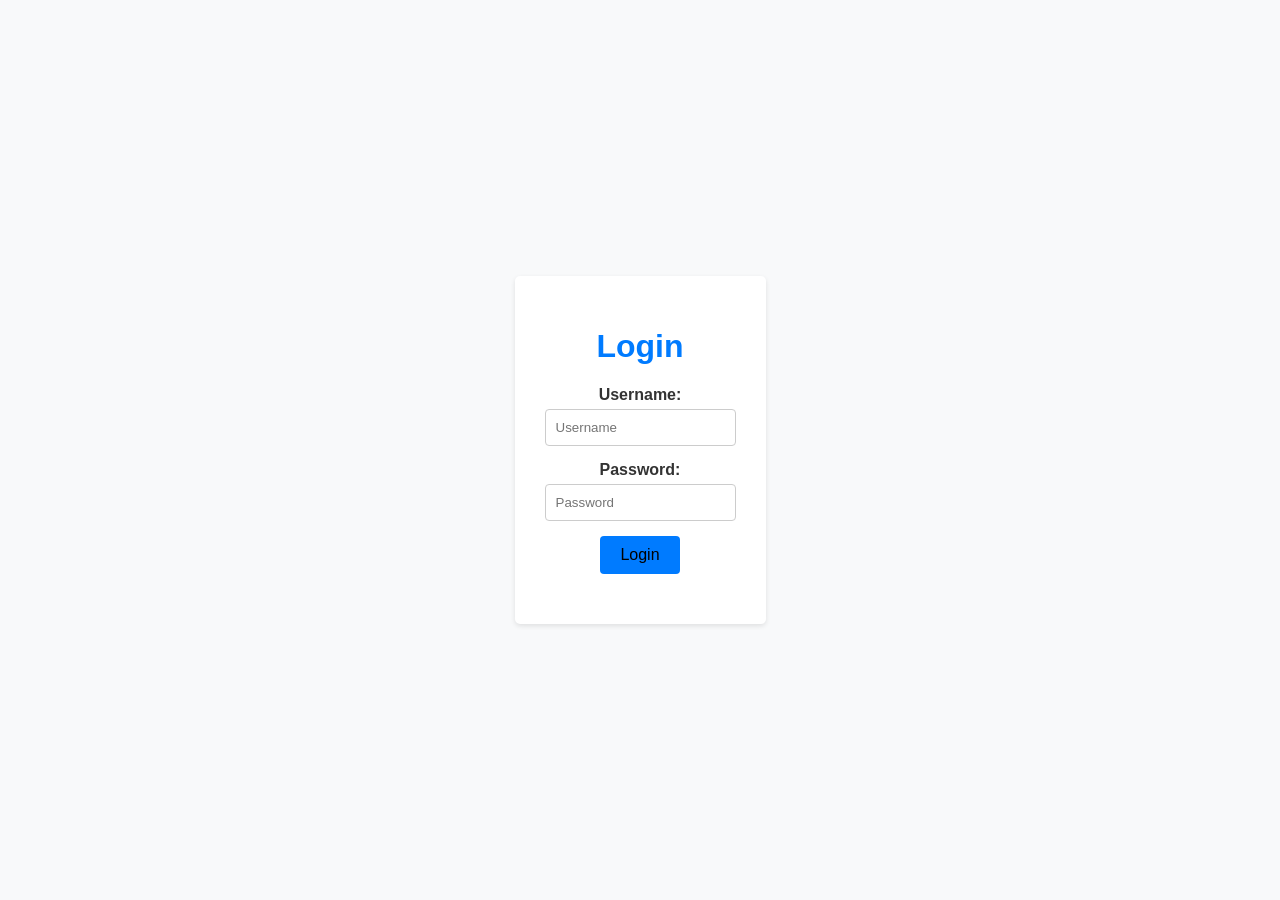
<file: frontend/index.html>
<!-- frontend/index.html -->
<!DOCTYPE html>
<html lang="en">
<head>
    <meta charset="UTF-8">
    <meta name="viewport" content="width=device-width, initial-scale=1.0">
    <link rel="stylesheet" href="styles.css">
    <title>Login</title>
</head>
<body>
    <div class="container">
        <h1>Login</h1>
        <form id="loginForm">
            <div class="form-group">
                <label for="username">Username:</label>
                <input type="text" class="form-control" id="username" placeholder="Username" required>
            </div>
            <div class="form-group">
                <label for="password">Password:</label>
                <input type="password" class="form-control" id="password" placeholder="Password" required>
            </div>
            <button type="submit" class="btn btn-primary">Login</button>
        </form>
    </div>

    <script src="script.js"></script>
</body>
</html>
</file>
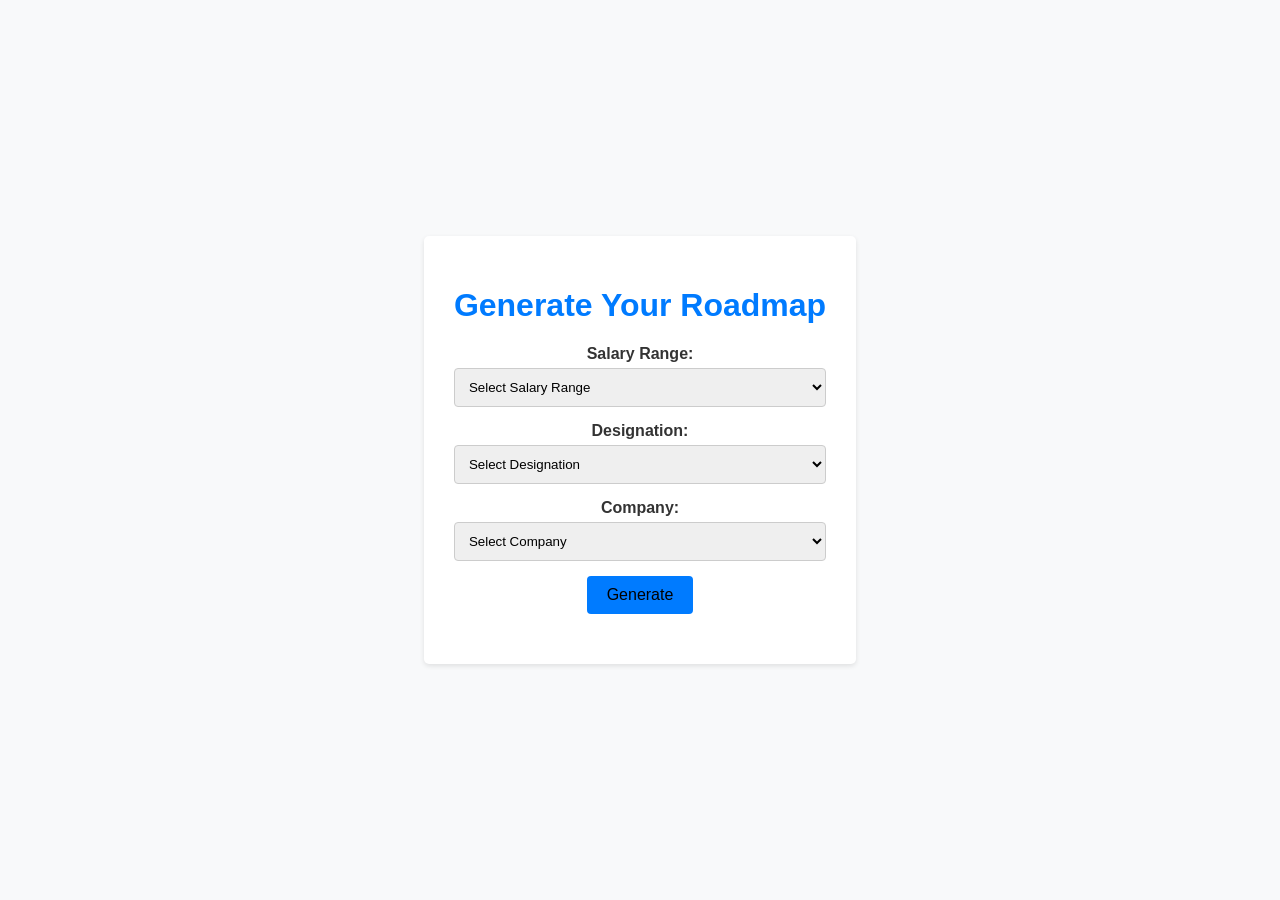
<file: frontend/generator.html>
<!-- frontend/generator.html -->
<!DOCTYPE html>
<html lang="en">
<head>
    <meta charset="UTF-8">
    <meta name="viewport" content="width=device-width, initial-scale=1.0">
    <link rel="stylesheet" href="styles.css">
    <title>Generate Roadmap</title>
</head>
<body>
    <div class="container">
        <h1>Generate Your Roadmap</h1>
        <form id="generateForm">
            <div class="form-group">
                <label for="salaryRange">Salary Range:</label>
                <select class="form-control" id="salaryRange" required>
                    <option value="" disabled selected>Select Salary Range</option>
                    <option value="30000-50000">30,000 - 50,000</option>
                    <option value="50000-70000">50,000 - 70,000</option>
                    <option value="70000-90000">70,000 - 90,000</option>
                    <option value="90000-110000">90,000 - 110,000</option>
                    <option value="110000-130000">110,000 - 130,000</option>
                </select>
            </div>
            <div class="form-group">
                <label for="designation">Designation:</label>
                <select class="form-control" id="designation" required>
                    <option value="" disabled selected>Select Designation</option>
                    <option value="Junior Developer">Junior Developer</option>
                    <option value="Software Tester">Software Tester</option>
                    <option value="Data Analyst">Data Analyst</option>
                    <option value="Project Coordinator">Project Coordinator</option>
                    <option value="Technical Support">Technical Support</option>
                    <option value="Software Developer">Software Developer</option>
                    <option value="Business Analyst">Business Analyst</option>
                    <option value="Data Scientist">Data Scientist</option>
                    <option value="Network Engineer">Network Engineer</option>
                    <option value="UX/UI Designer">UX/UI Designer</option>
                    <option value="Senior Software Engineer">Senior Software Engineer</option>
                    <option value="Data Engineer">Data Engineer</option>
                    <option value="Cybersecurity Analyst">Cybersecurity Analyst</option>
                    <option value="DevOps Engineer">DevOps Engineer</option>
                    <option value="Machine Learning Engineer">Machine Learning Engineer</option>
                    <option value="Lead Data Scientist">Lead Data Scientist</option>
                    <option value="Solutions Architect">Solutions Architect</option>
                    <option value="Senior Network Engineer">Senior Network Engineer</option>
                    <option value="Product Manager">Product Manager</option>
                    <option value="Cloud Engineer">Cloud Engineer</option>
                </select>
            </div>
            <div class="form-group">
                <label for="company">Company:</label>
                <select class="form-control" id="company" required>
                    <option value="" disabled selected>Select Company</option>
                    <option value="Company A">Company A</option>
                    <option value="Company B">Company B</option>
                    <option value="Company C">Company C</option>
                    <option value="Company D">Company D</option>
                    <option value="Company E">Company E</option>
                </select>
            </div>
            <button type="submit" class="btn btn-primary">Generate</button>
        </form>
    </div>

    <script>
        document.getElementById('generateForm').addEventListener('submit', function(event) {
            event.preventDefault();

            const salaryRange = document.getElementById('salaryRange').value;
            const designation = document.getElementById('designation').value;
            const company = document.getElementById('company').value;

            // ... (previous code)

            fetch('http://localhost:5000/generate', {
                method: 'POST',
                headers: {
                    'Content-Type': 'application/json'
                },
                body: JSON.stringify({ salaryRange, designation, company })
            })
            .then(response => {
                if (!response.ok) {
                    throw new Error('No roadmap found for the given criteria.');
                }
                return response.json();
            })
            .then(data => {
                // Store the roadmap data in localStorage
                localStorage.setItem('roadmapData', JSON.stringify(data));
                // Redirect to the result page
                window.location.href = 'result.html';
            })
            .catch(error => {
                alert(error.message);
            });
        });
    </script>
</body>
</html>
</file>
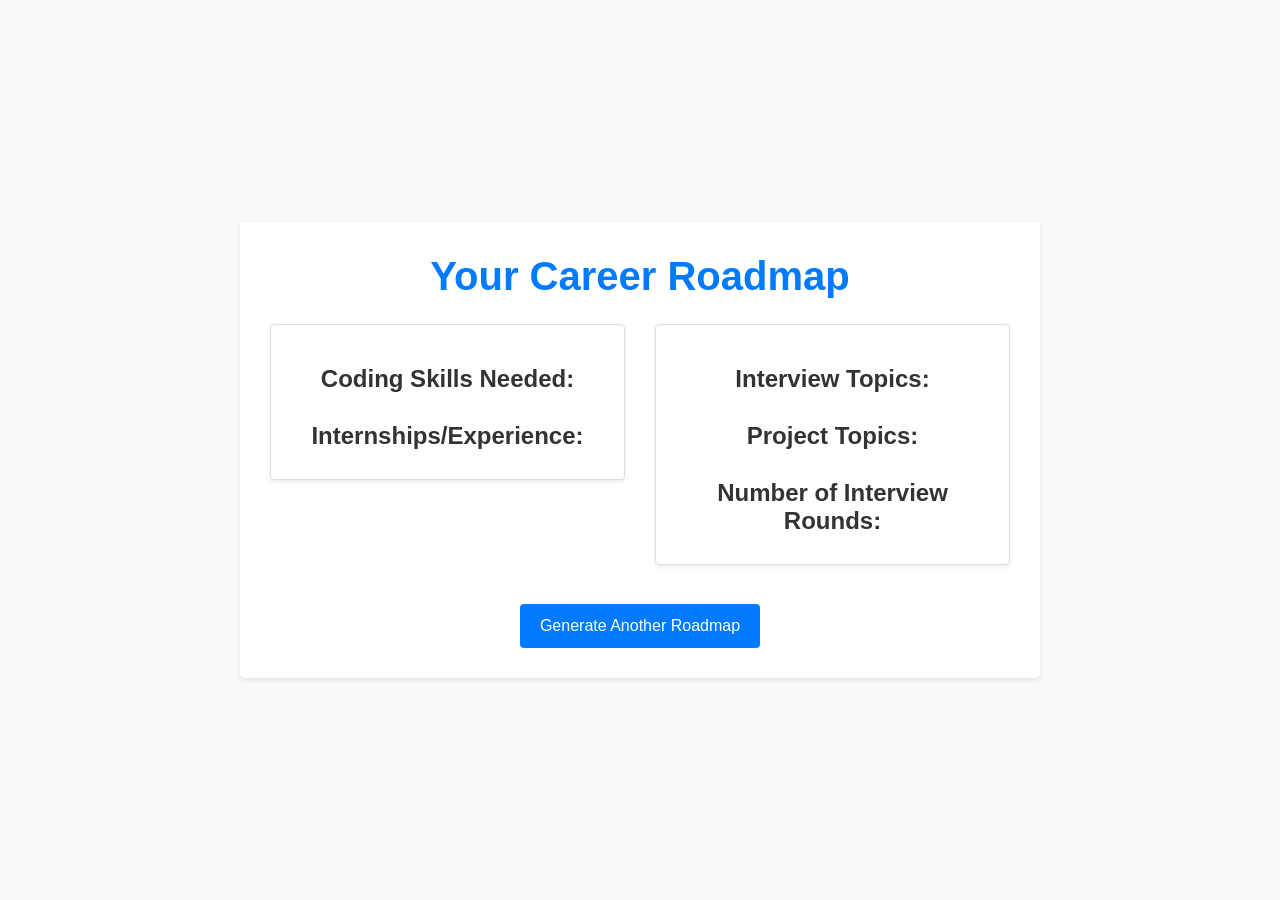
<file: frontend/result.html>
<!DOCTYPE html>
<html lang="en">
<head>
    <meta charset="UTF-8">
    <meta name="viewport" content="width=device-width, initial-scale=1.0">
    <link rel="stylesheet" href="https://stackpath.bootstrapcdn.com/bootstrap/4.5.2/css/bootstrap.min.css">
    <link rel="stylesheet" href="styles.css"> <title>Roadmap Result</title>
</head>
<body>
    <div class="container">
        <h1 class="text-center mb-4">Your Career Roadmap</h1>

        <div id="cloudEngineerRoadmap" class="row mb-4" style="display: none;">
            <div class="col-md-12">
                <div class="card shadow-sm rounded">
                    <div class="card-body">
                        <h2 class="card-title text-primary">Roadmap for <span id="designation"></span> at <span id="company"></span></h2>
                        <h3 class="card-subtitle mb-2 text-muted">Salary Range: <span id="salaryRange" class="text-success"></span></h3>
                        <h4>Steps:</h4>
                        <ul id="stepsList" class="list-group list-group-flush"></ul>
                    </div>
                </div>
            </div>
        </div>

        <div id="otherRoadmapDetails" class="row">
            <div class="col-md-6">
                <div class="card shadow-sm rounded">
                    <div class="card-body">
                        <h4>Coding Skills Needed:</h4>
                        <ul id="codingSkillsList" class="list-group list-group-flush"></ul>
                        <h4>Internships/Experience:</h4>
                        <ul id="internshipsList" class="list-group list-group-flush"></ul>
                    </div>
                </div>
            </div>
            <div class="col-md-6">
                <div class="card shadow-sm rounded">
                    <div class="card-body">
                        <h4>Interview Topics:</h4>
                        <ul id="interviewTopicsList" class="list-group list-group-flush"></ul>
                        <h4>Project Topics:</h4>
                        <ul id="projectTopicsList" class="list-group list-group-flush"></ul>
                        <h4>Number of Interview Rounds: <span id="interviewRounds"></span></h4>
                    </div>
                </div>
            </div>
        </div>

        <button onclick="window.location.href='generator.html'" class="btn btn-primary btn-lg mt-4">Generate Another Roadmap</button>
    </div>

    <script>
        // Retrieve the roadmap data from localStorage
        const roadmapData = JSON.parse(localStorage.getItem('roadmapData'));

        // Log the retrieved data for debugging
        console.log('Retrieved Roadmap Data:', roadmapData);

        if (roadmapData) {
            // Populate the roadmap details
            document.getElementById('designation').textContent = roadmapData.designation;
            document.getElementById('company').textContent = roadmapData.company;
            document.getElementById('salaryRange').textContent = roadmapData.salaryRange;
            document.getElementById('interviewRounds').textContent = roadmapData.interviewRounds || 'N/A';

            // Populate the lists
            populateList('stepsList', roadmapData.steps);
            populateList('codingSkillsList', roadmapData.codingSkills);
            populateList('internshipsList', roadmapData.internships);
            populateList('interviewTopicsList', roadmapData.interviewTopics);
            populateList('projectTopicsList', roadmapData.projectTopics);

            // Show the Cloud Engineer roadmap if applicable
            if (roadmapData.designation === 'Cloud Engineer' && roadmapData.company === 'Company E' && roadmapData.salaryRange === '90000-110000') {
                document.getElementById('cloudEngineerRoadmap').style.display = 'block';
            } else {
                document.getElementById('cloudEngineerRoadmap').style.display = 'none';
            }
        } else {
            document.getElementById('roadmapResult').innerHTML = '<p>No roadmap data found. Please generate a roadmap first.</p>';
        }

        // Helper function to populate lists
        function populateList(listId, items) {
            const list = document.getElementById(listId);
            if (items && items.length > 0) {
                list.innerHTML = items.map(item => `<li>${item}</li>`).join('');
            } else {
                list.innerHTML = '<li>No items available</li>';
            }
        }
    </script>
</body>
</html>
</file>
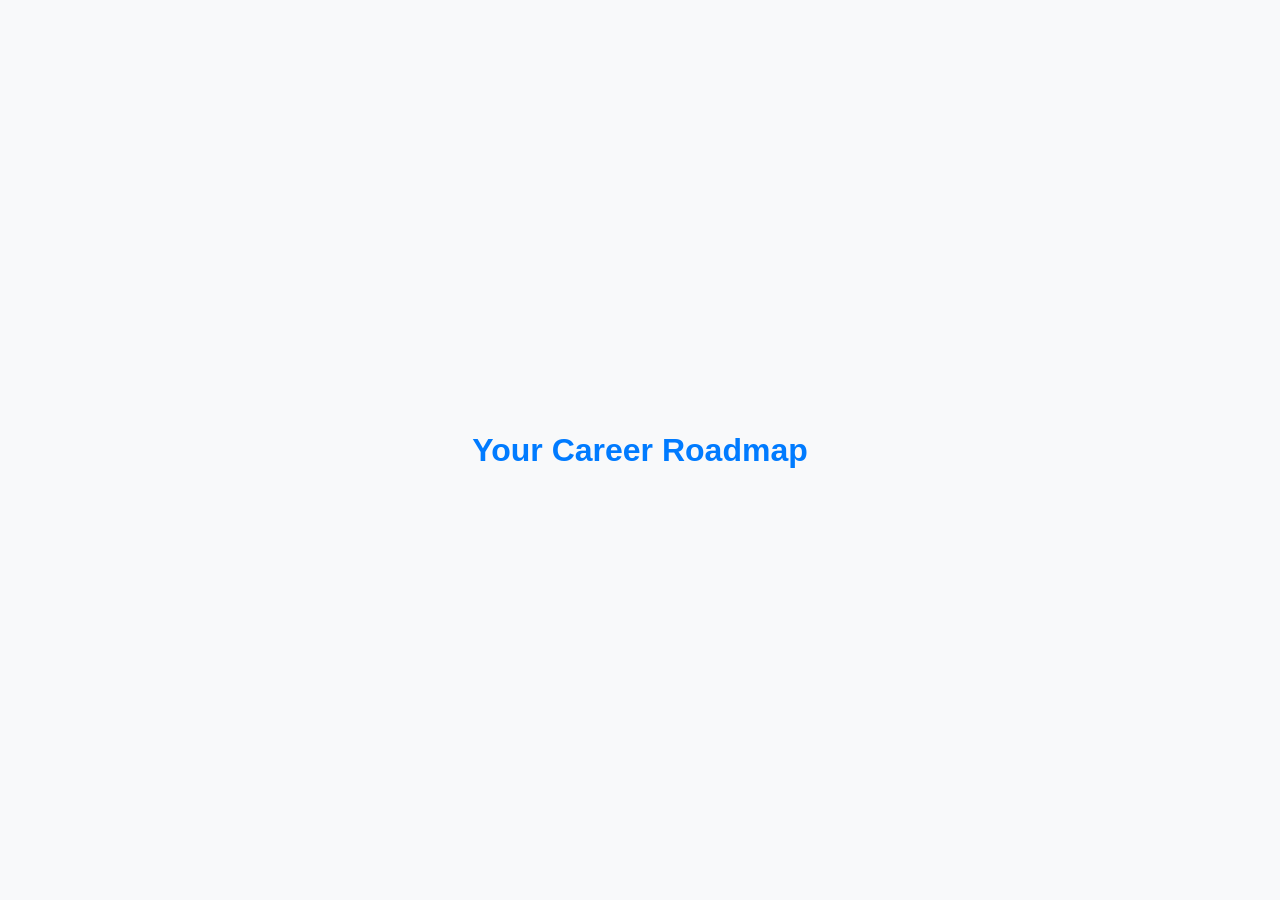
<file: frontend/roadmap.html>
<!-- frontend/roadmap.html -->
<!DOCTYPE html>
<html lang="en">
<head>
    <meta charset=" UTF-8">
    <meta name="viewport" content="width=device-width, initial-scale=1.0">
    <link rel="stylesheet" href="styles.css">
    <title>Roadmap</title>
</head>
<body>
    <h1>Your Career Roadmap</h1>
    <div id="roadmapContainer"></div>
    <script src="script.js"></script>
</body>
</html>
</file>
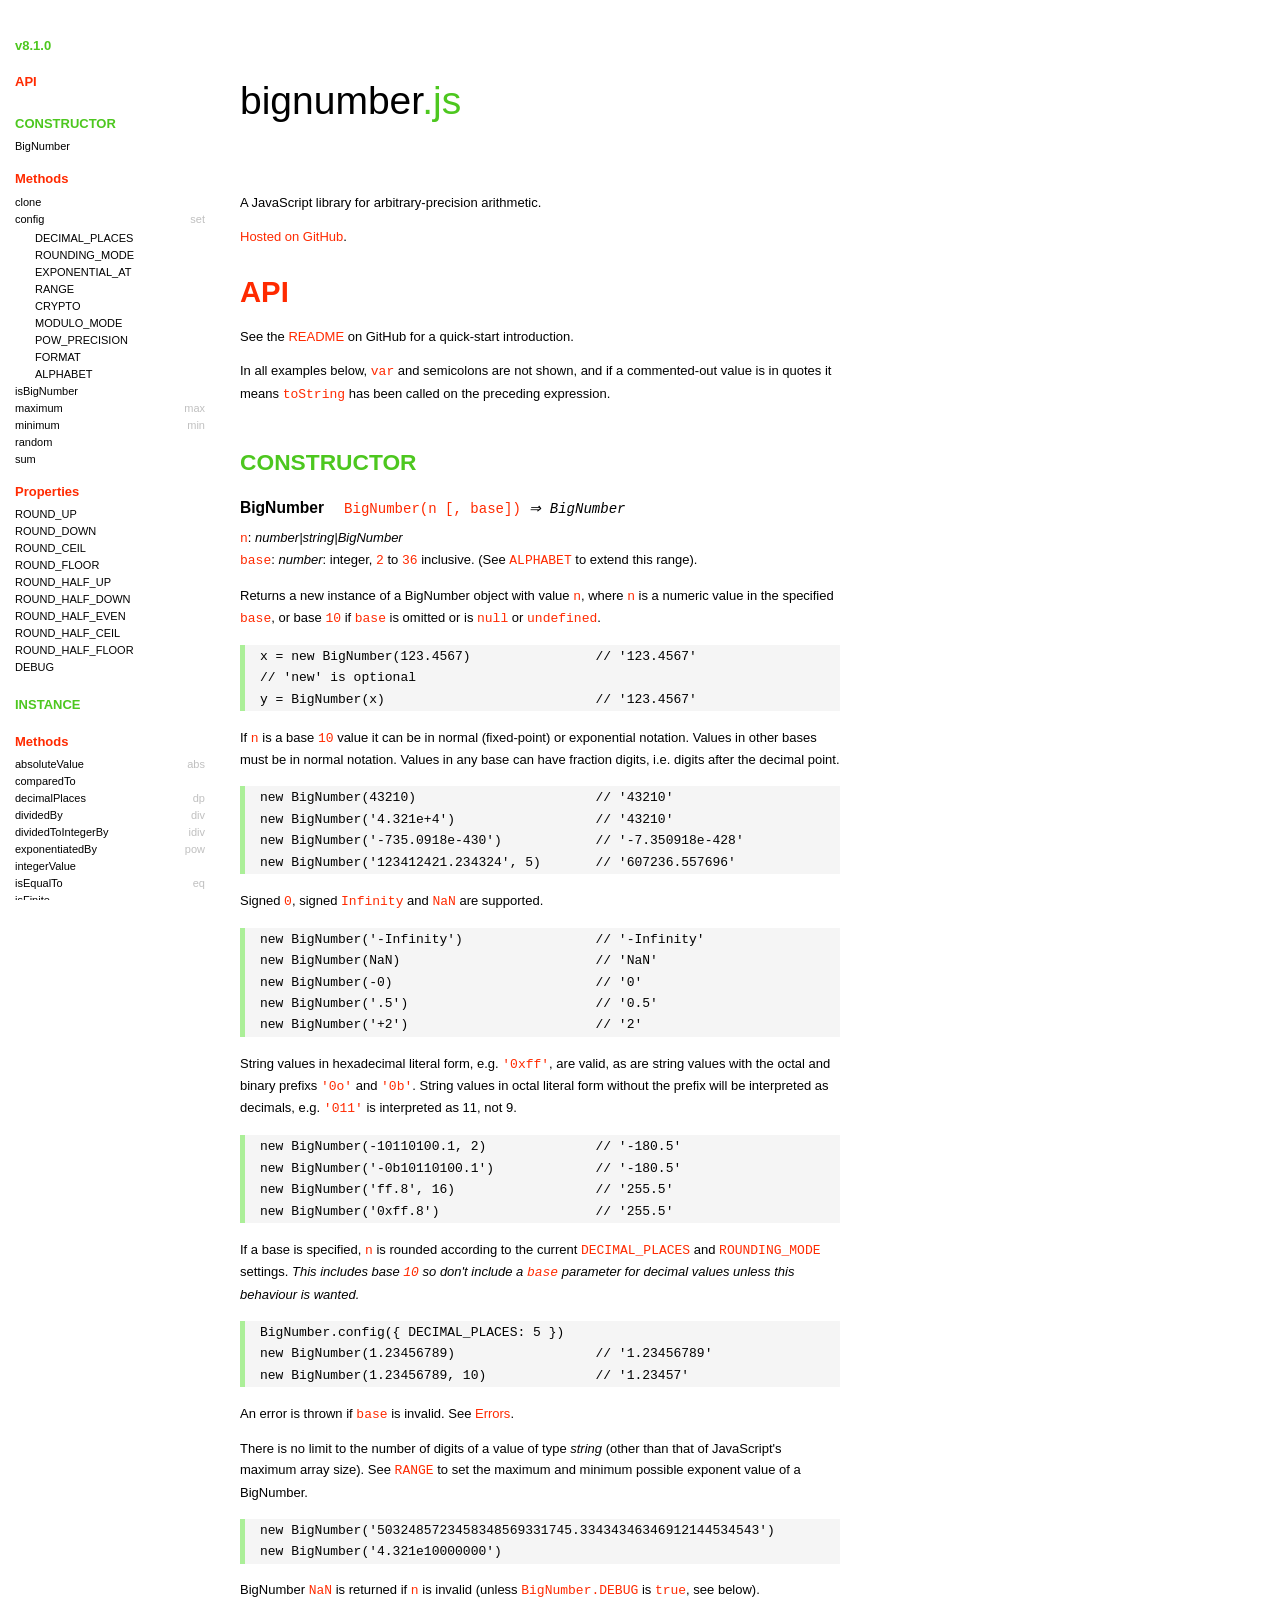
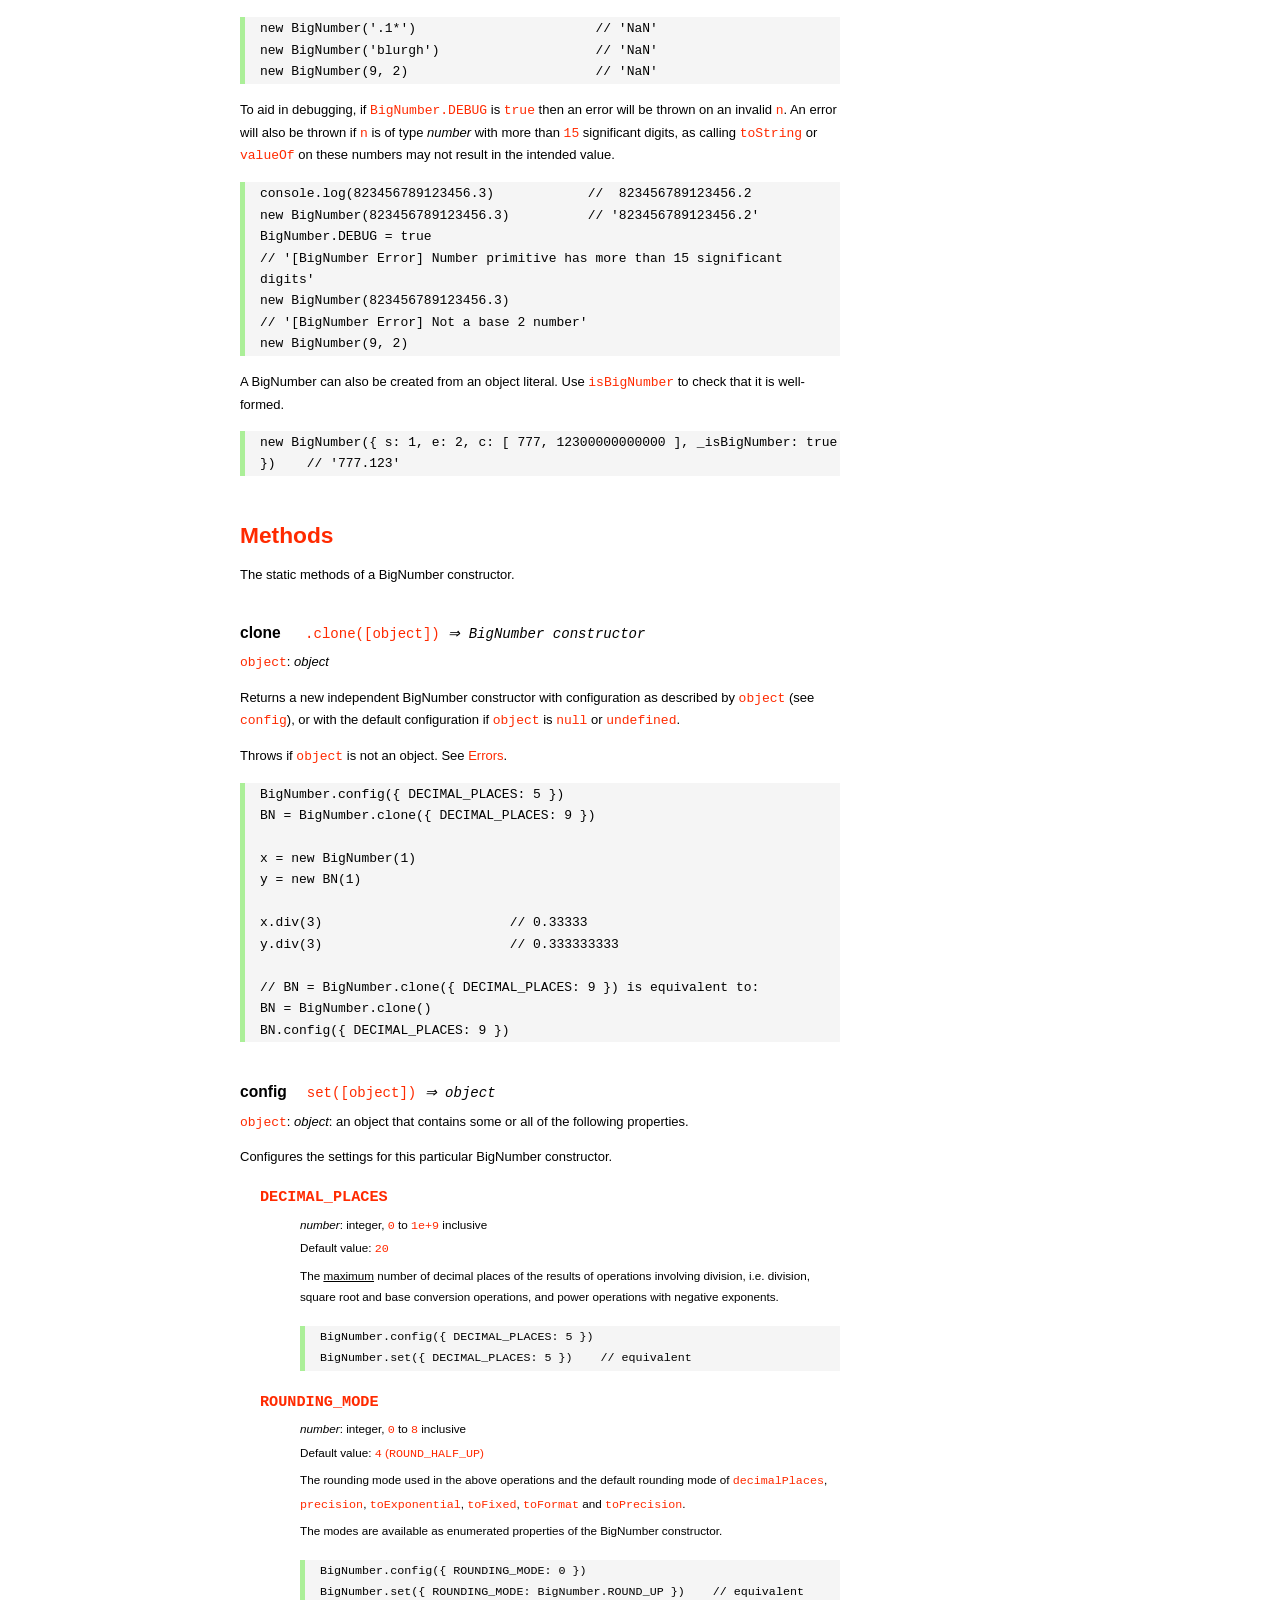
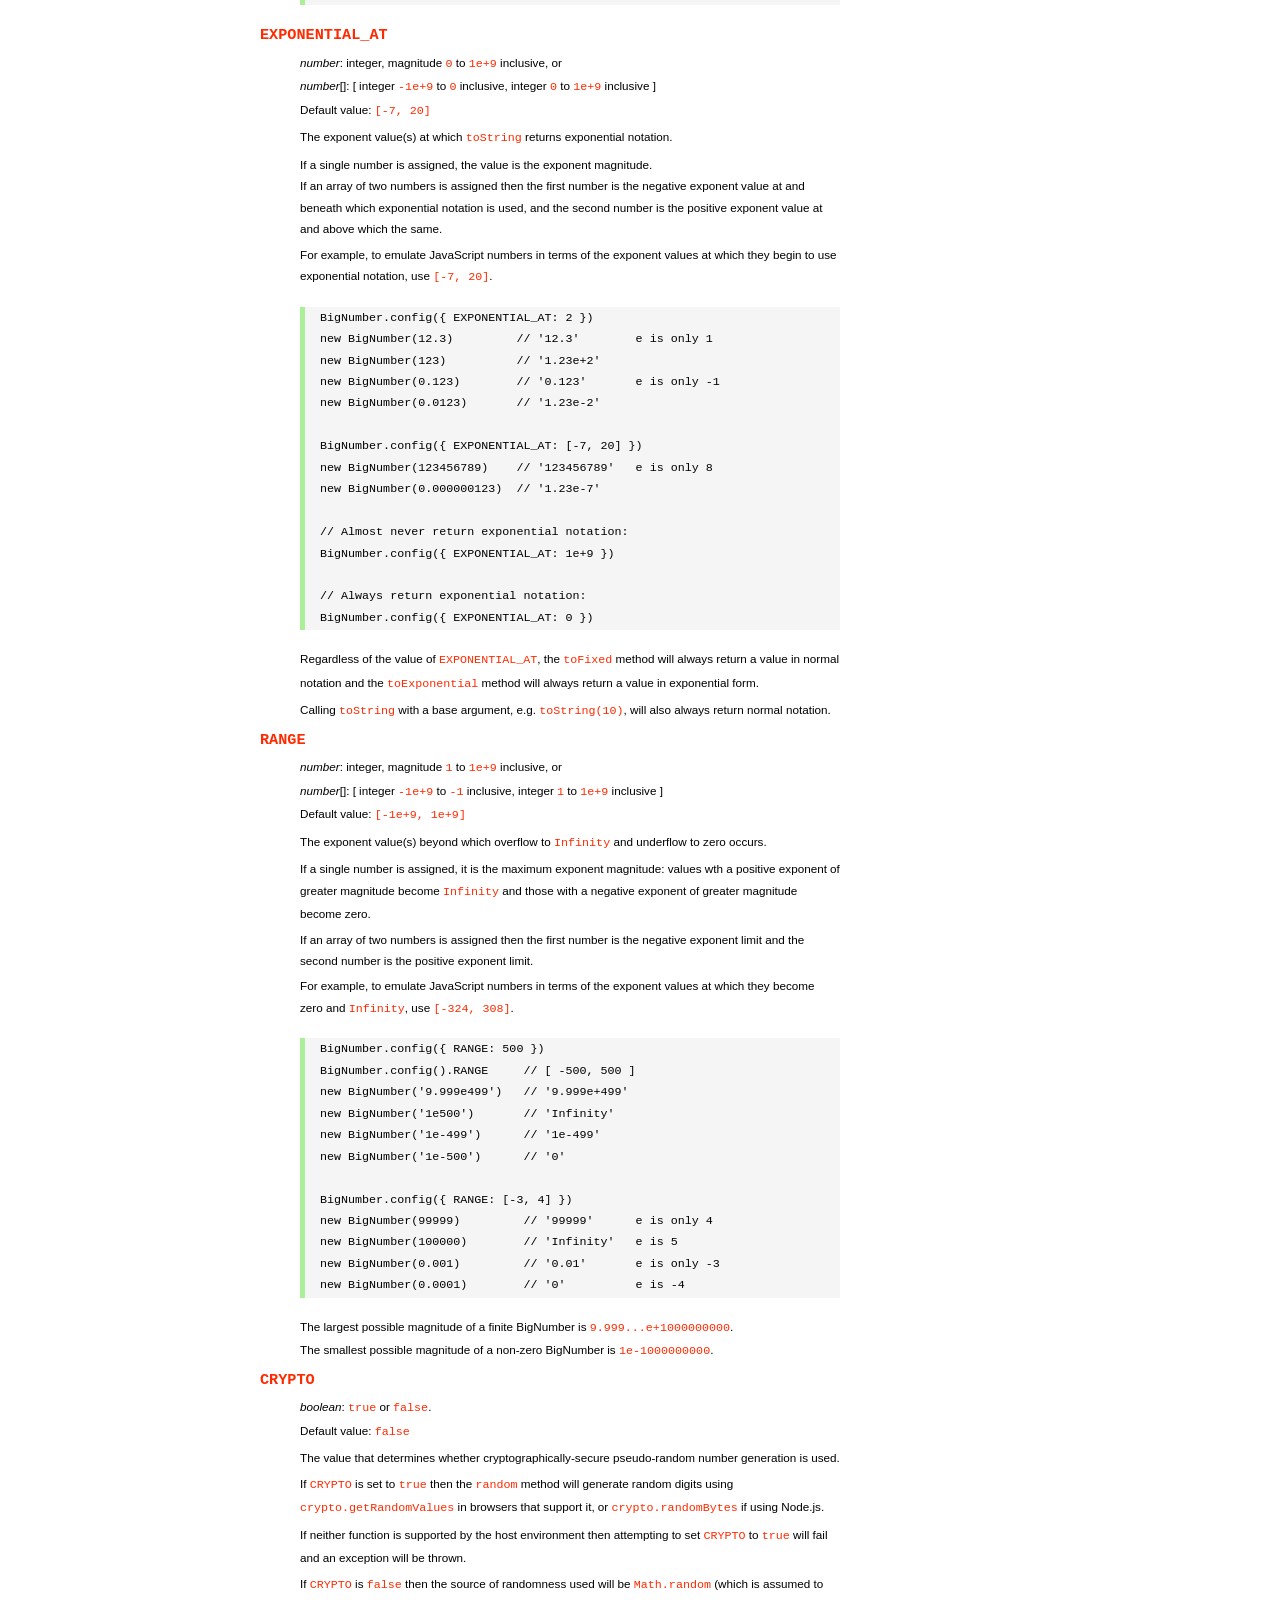
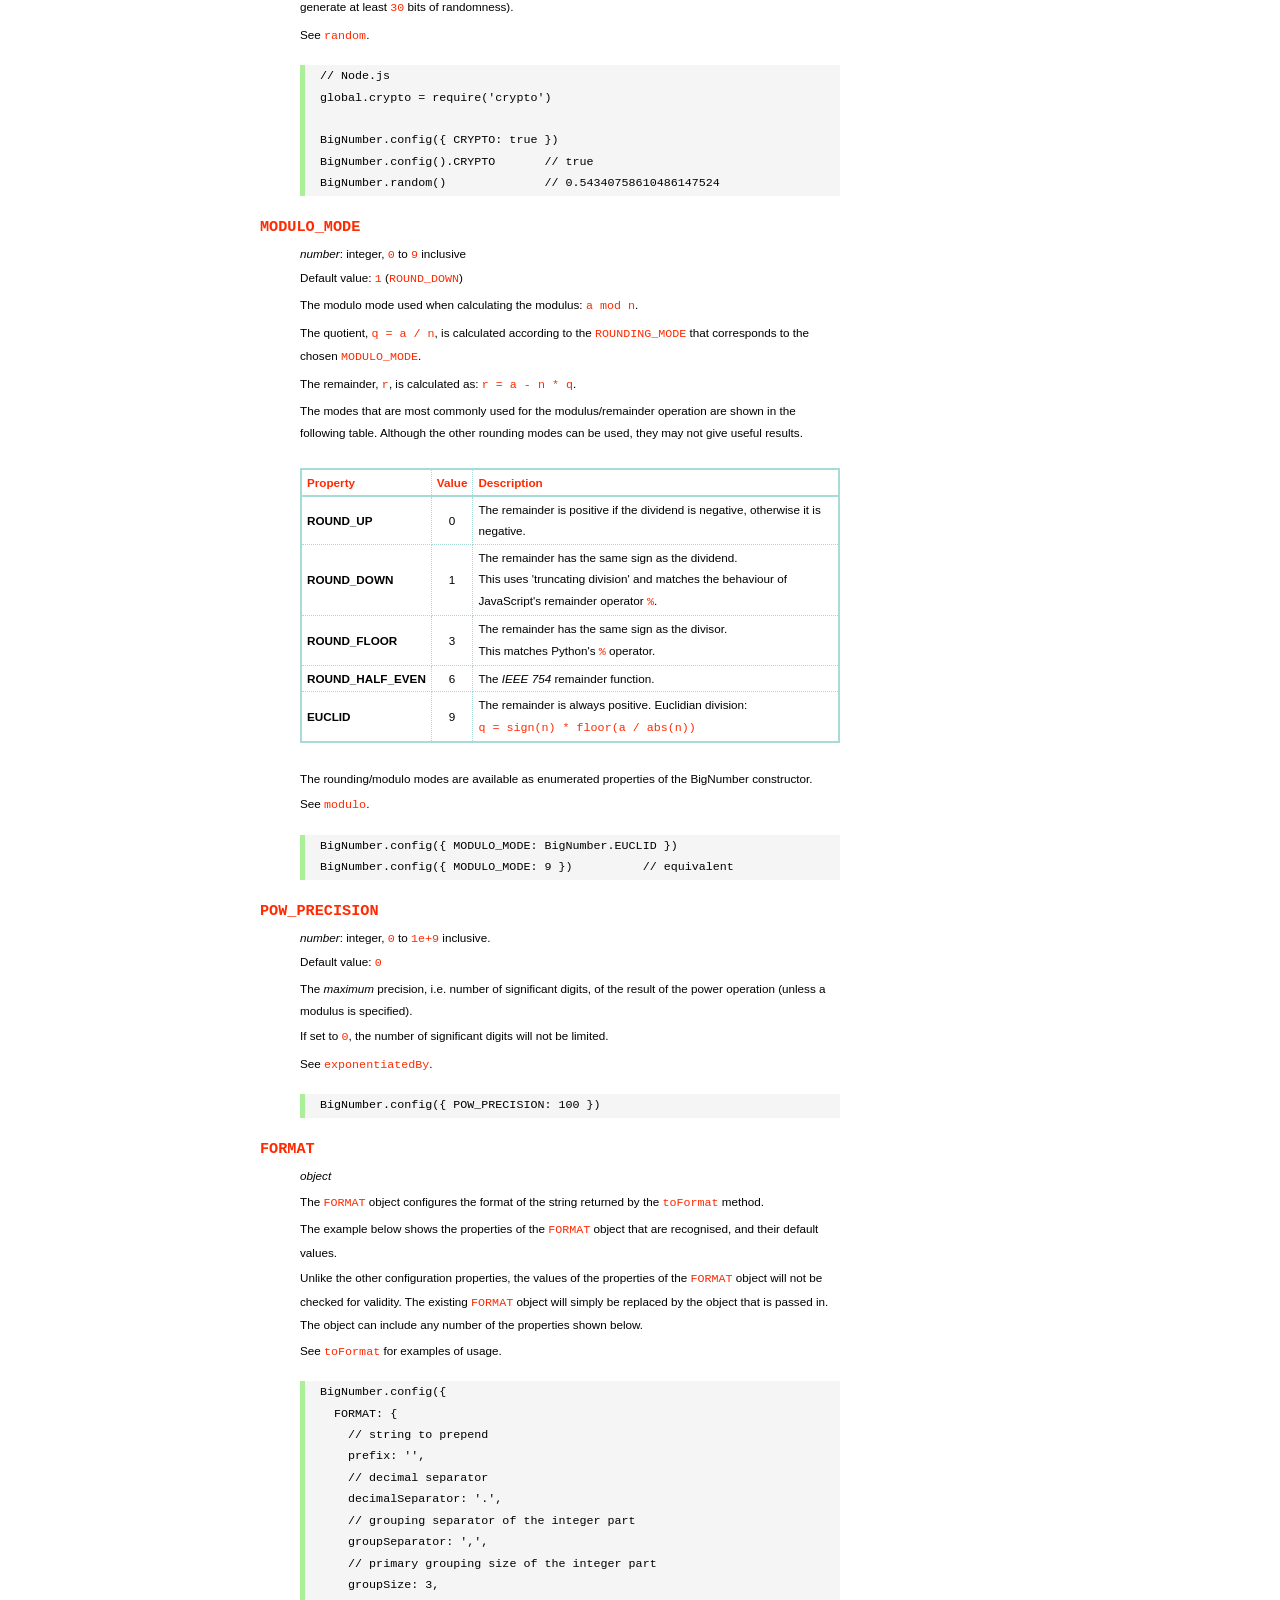
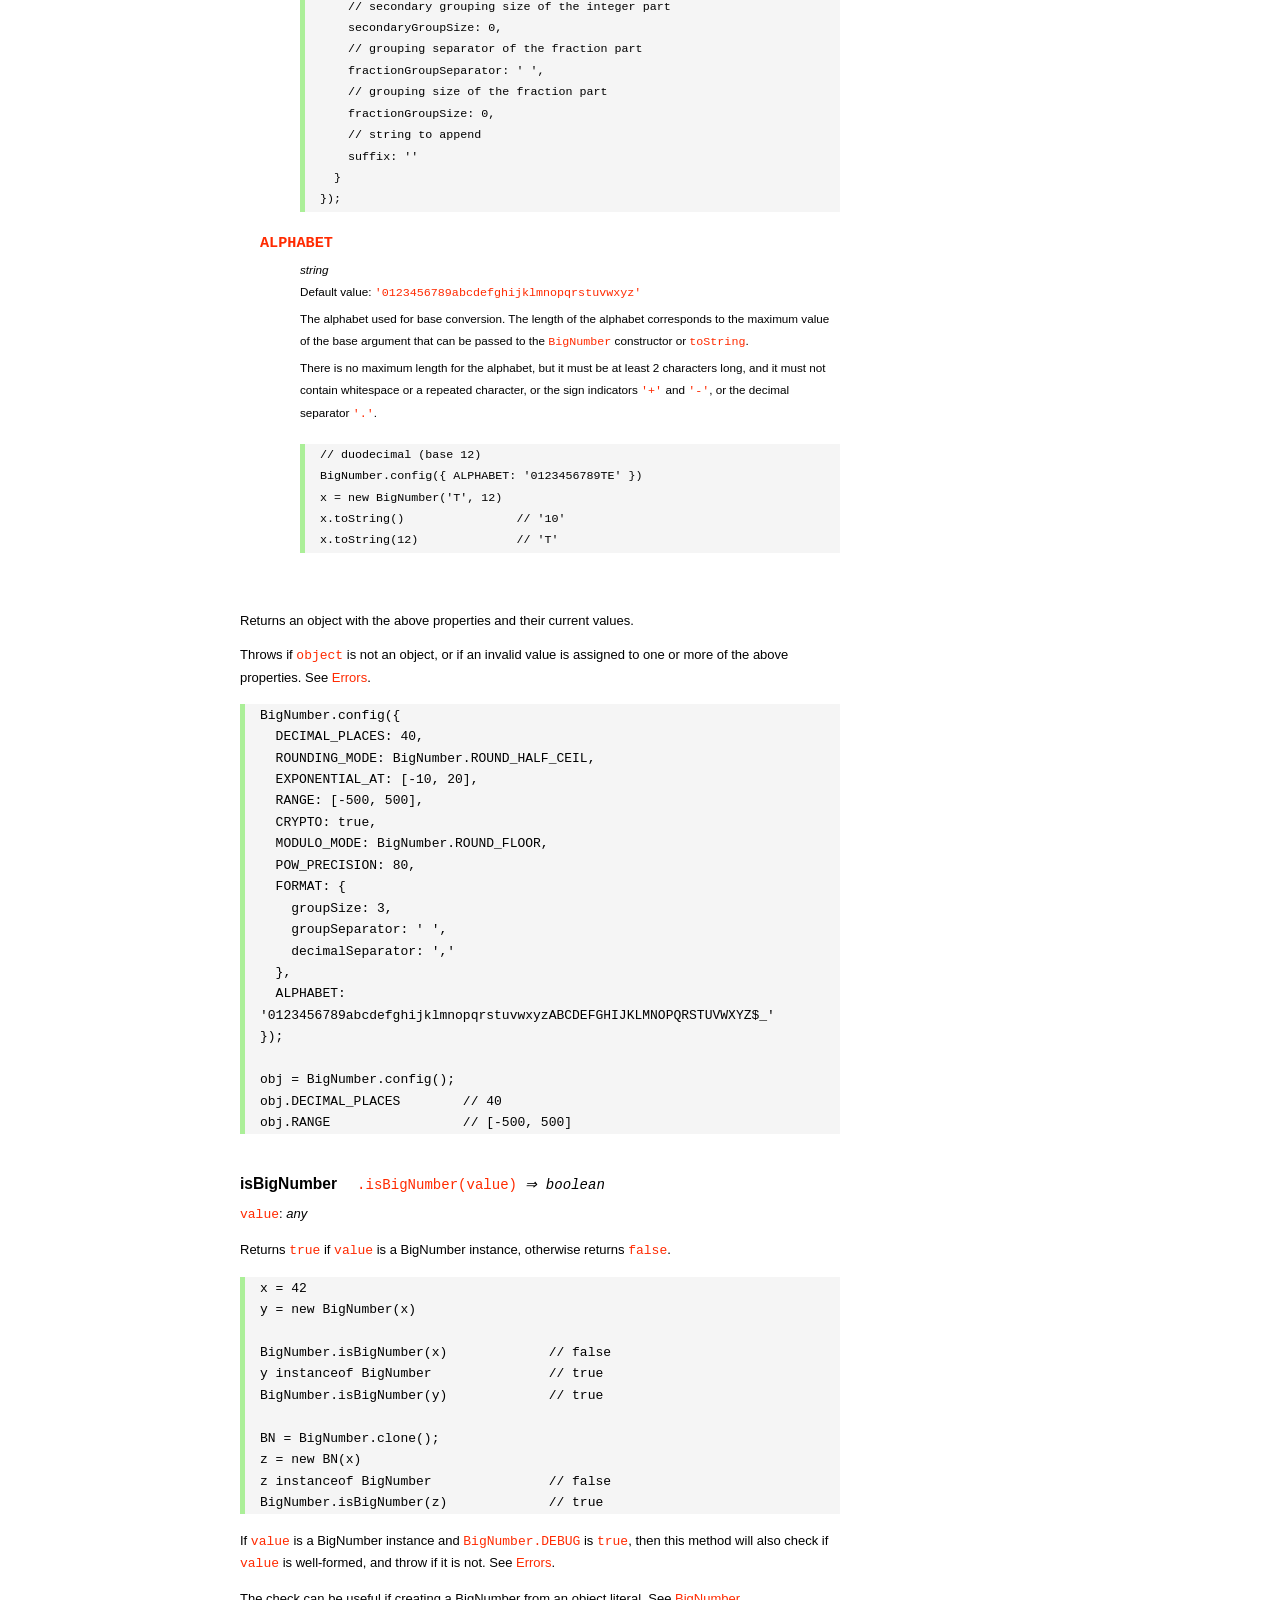
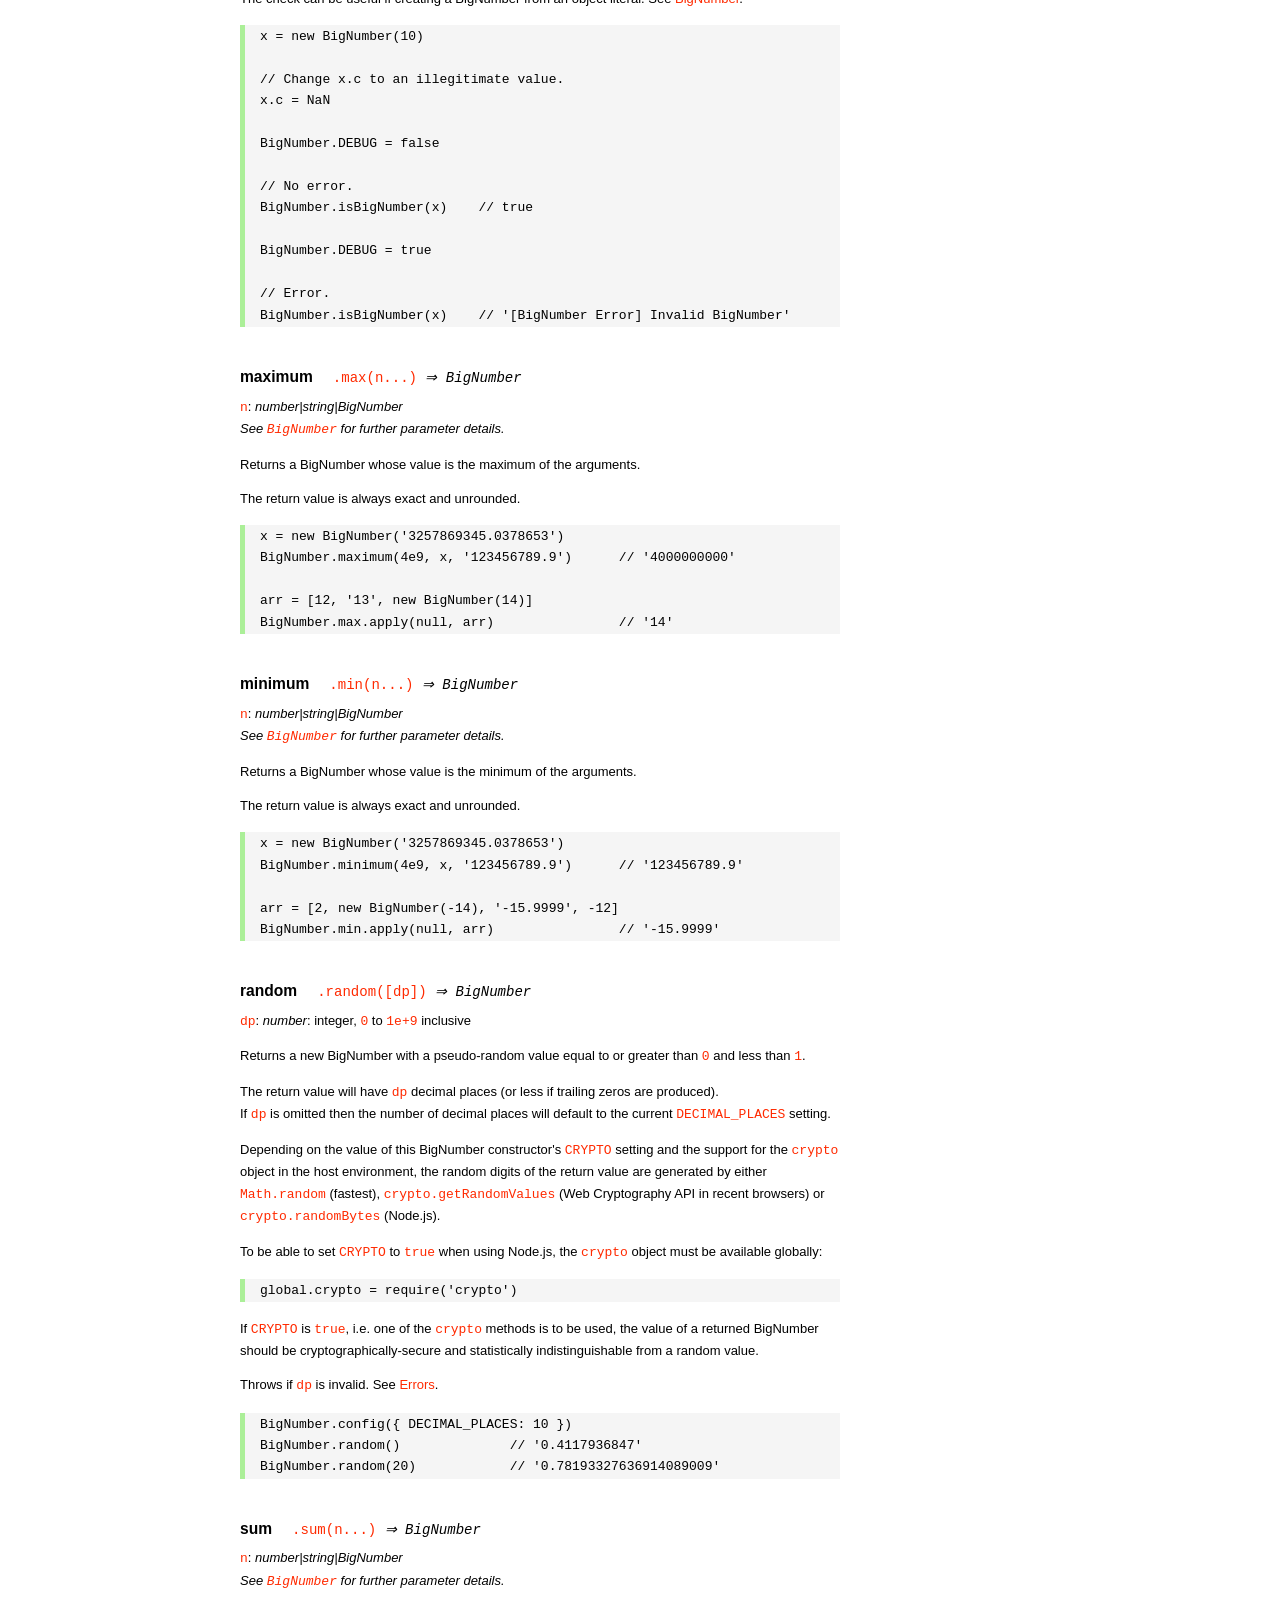
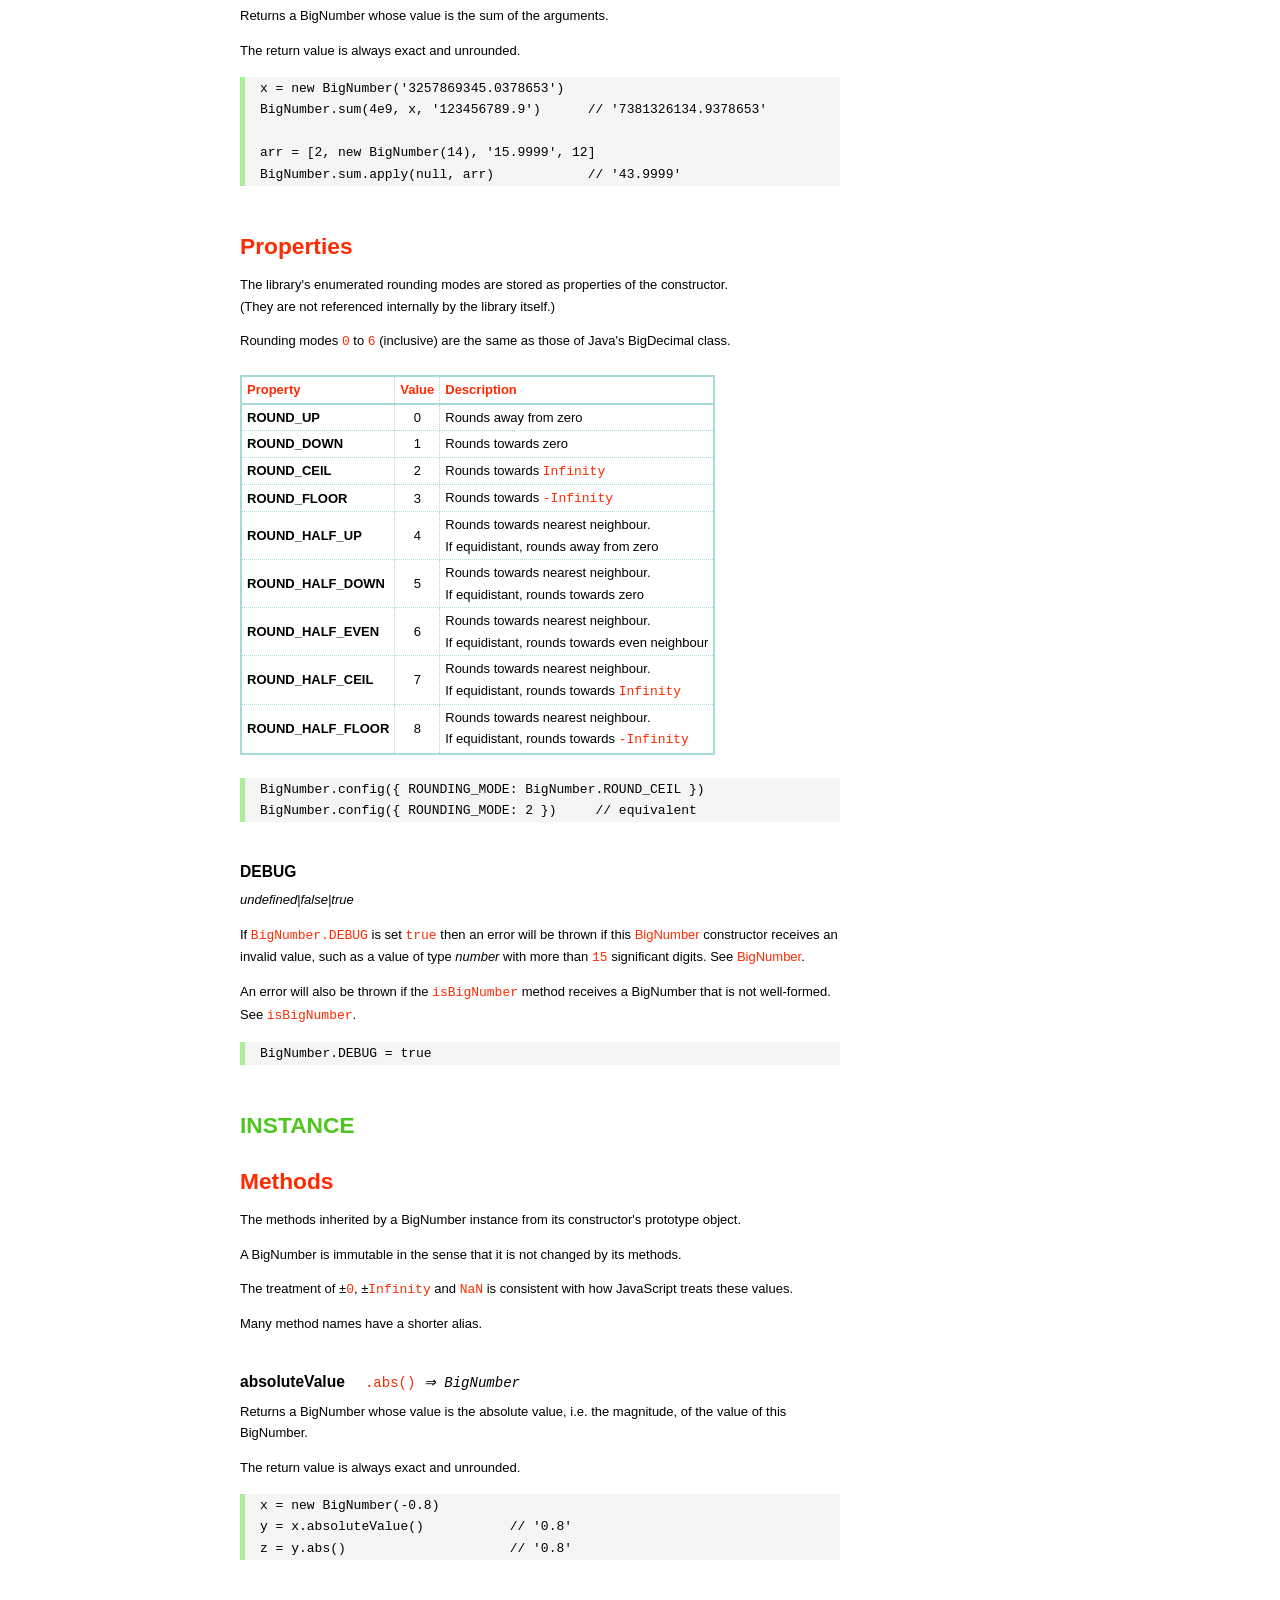
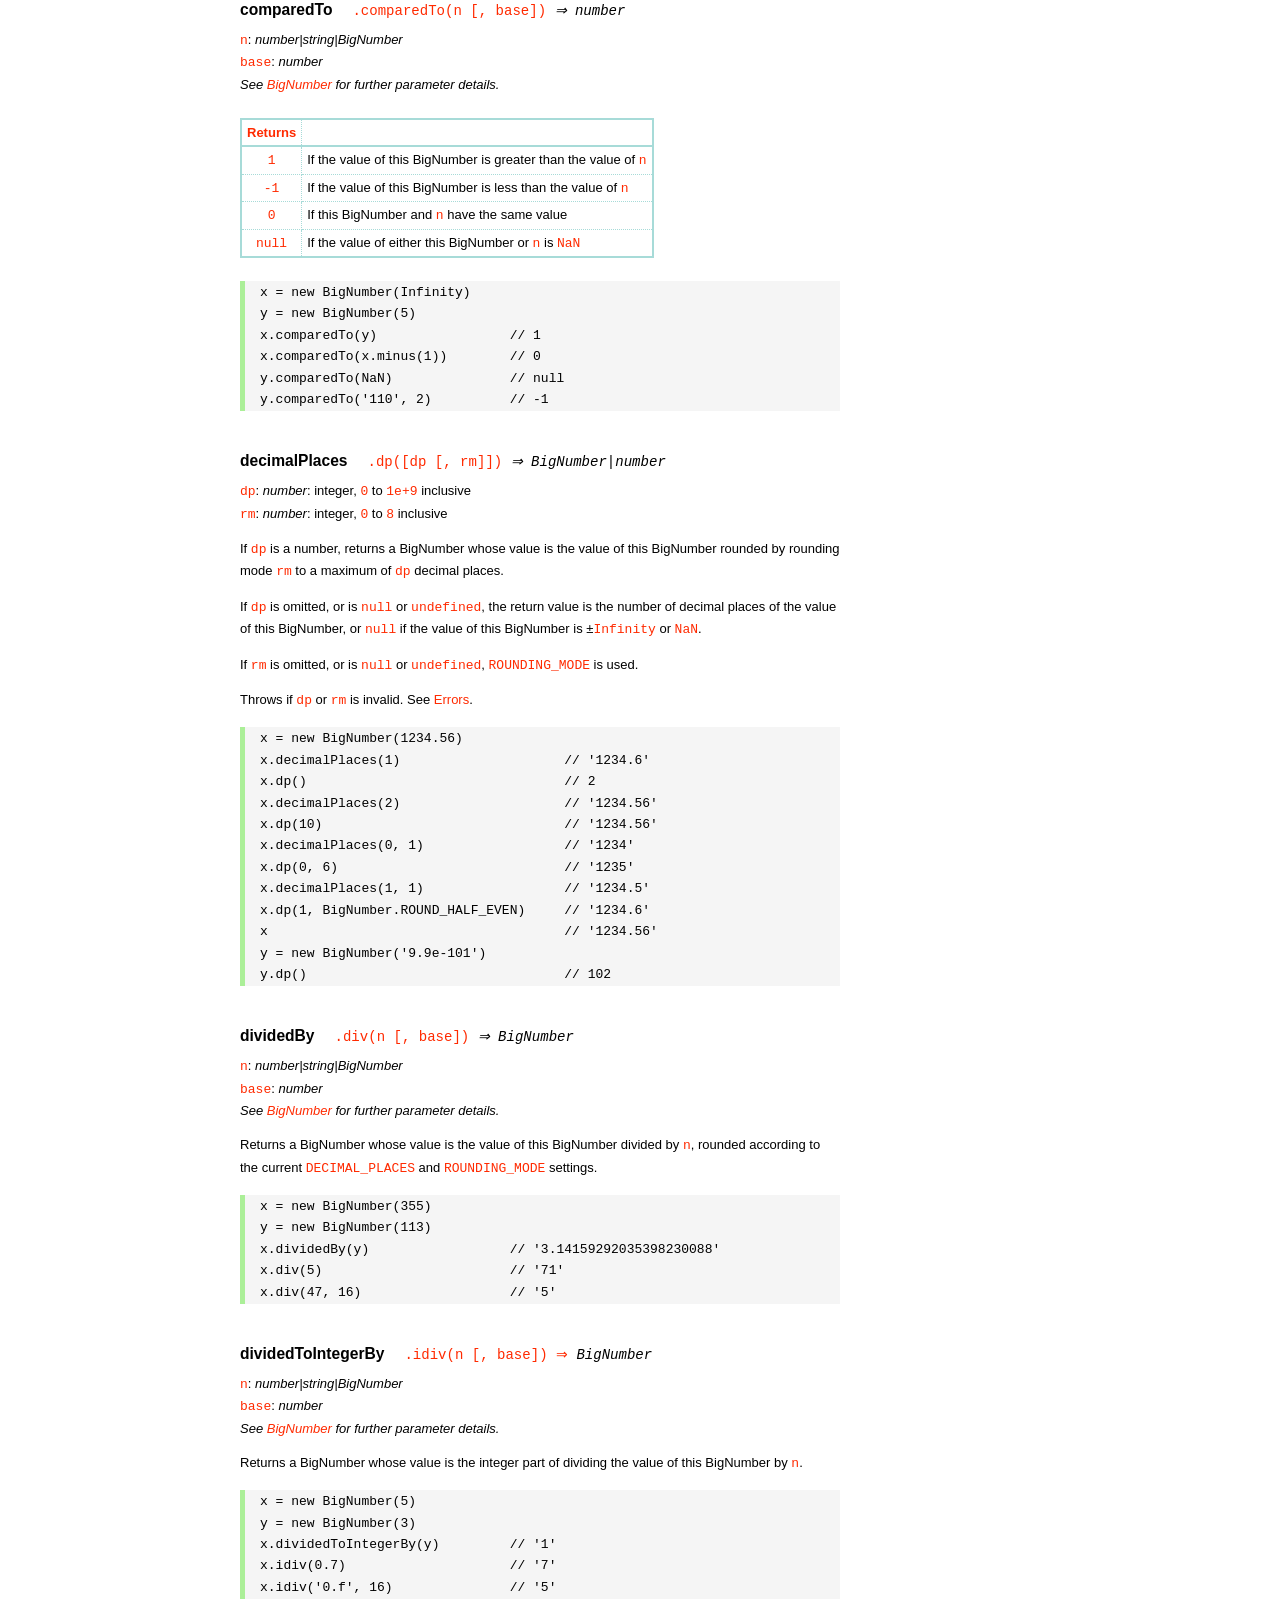
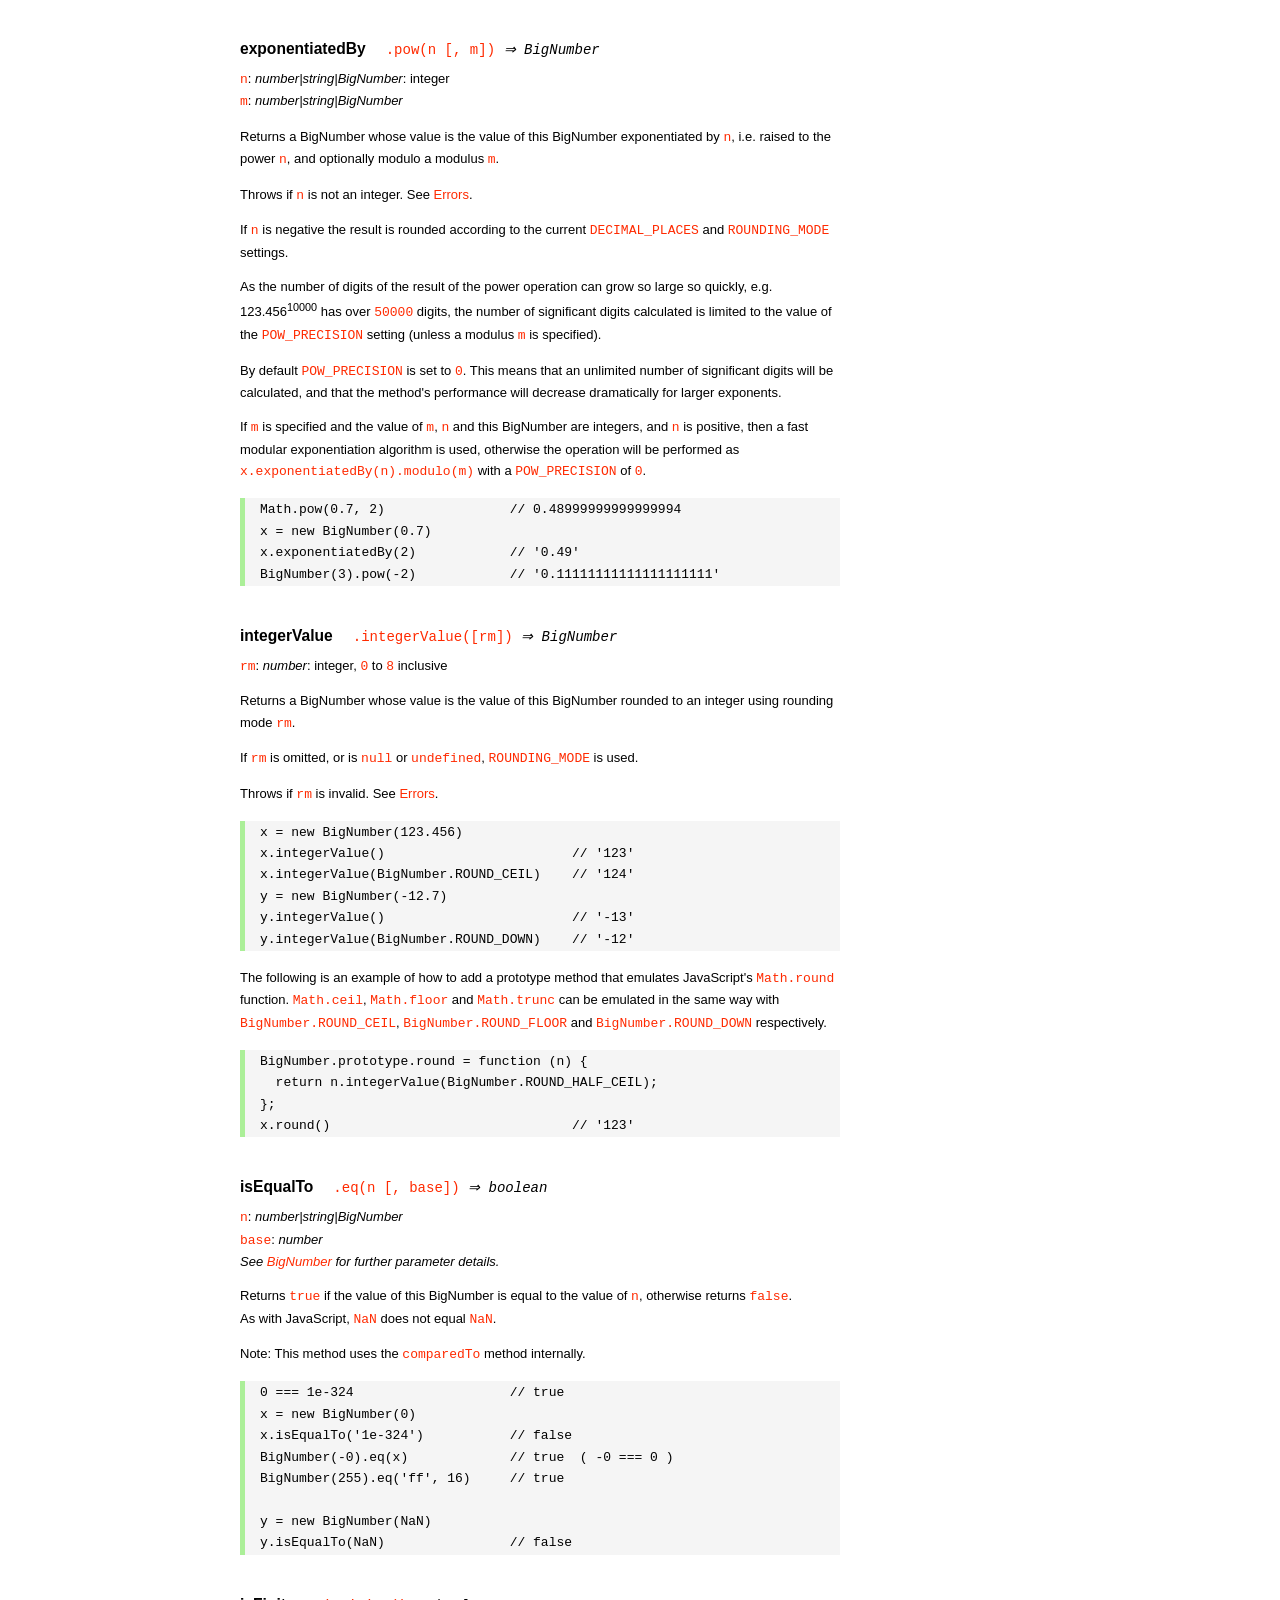
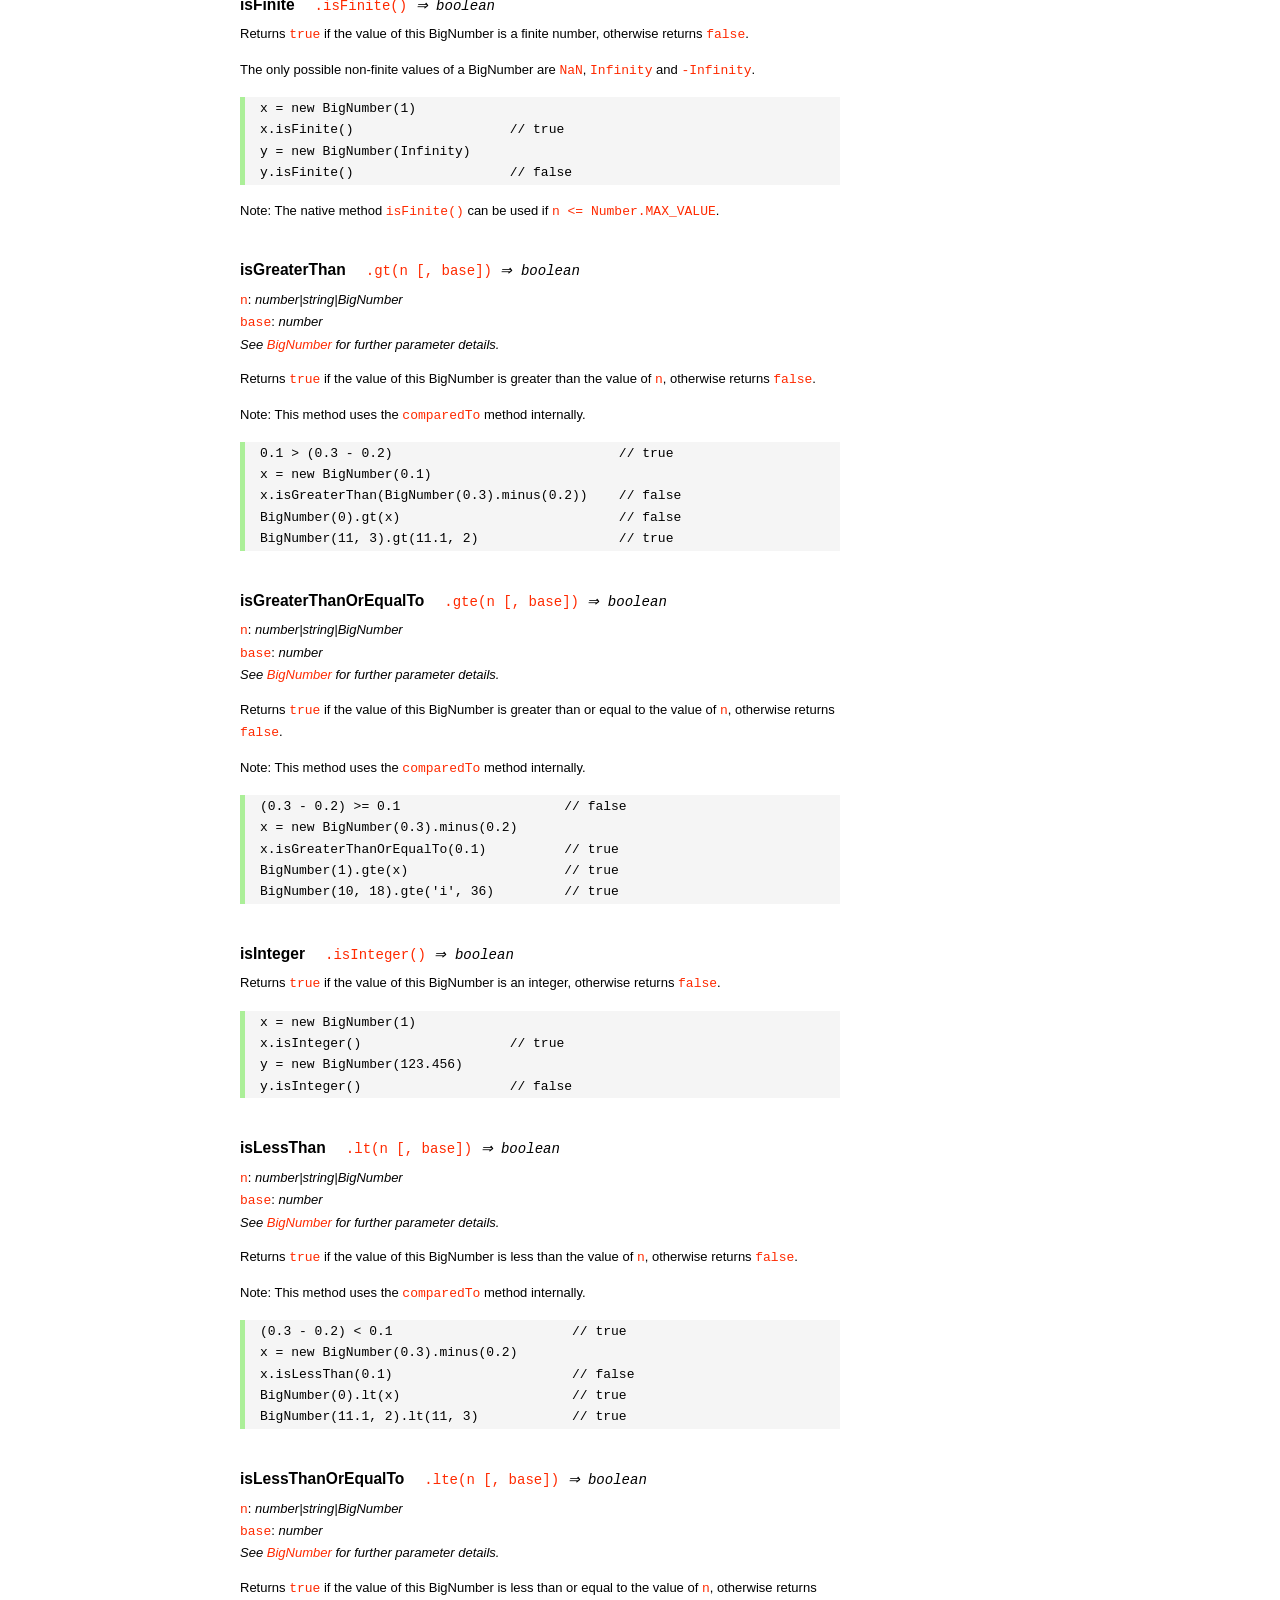
<file: backend/node_modules/bignumber.js/doc/API.html>
<!DOCTYPE HTML>
<html>
<head>
<meta charset="utf-8">
<meta http-equiv="X-UA-Compatible" content="IE=edge">
<meta name="Author" content="M Mclaughlin">
<title>bignumber.js API</title>
<style>
html{font-size:100%}
body{background:#fff;font-family:"Helvetica Neue",Helvetica,Arial,sans-serif;font-size:13px;
  line-height:1.65em;min-height:100%;margin:0}
body,i{color:#000}
.nav{background:#fff;position:fixed;top:0;bottom:0;left:0;width:200px;overflow-y:auto;
  padding:15px 0 30px 15px}
div.container{width:600px;margin:50px 0 50px 240px}
p{margin:0 0 1em;width:600px}
pre,ul{margin:1em 0}
h1,h2,h3,h4,h5{margin:0;padding:1.5em 0 0}
h1,h2{padding:.75em 0}
h1{font:400 3em Verdana,sans-serif;color:#000;margin-bottom:1em}
h2{font-size:2.25em;color:#ff2a00}
h3{font-size:1.75em;color:#4dc71f}
h4{font-size:1.75em;color:#ff2a00;padding-bottom:.75em}
h5{font-size:1.2em;margin-bottom:.4em}
h6{font-size:1.1em;margin-bottom:0.8em;padding:0.5em 0}
dd{padding-top:.35em}
dt{padding-top:.5em}
b{font-weight:700}
dt b{font-size:1.3em}
a,a:visited{color:#ff2a00;text-decoration:none}
a:active,a:hover{outline:0;text-decoration:underline}
.nav a,.nav b,.nav a:visited{display:block;color:#ff2a00;font-weight:700; margin-top:15px}
.nav b{color:#4dc71f;margin-top:20px;cursor:default;width:auto}
ul{list-style-type:none;padding:0 0 0 20px}
.nav ul{line-height:14px;padding-left:0;margin:5px 0 0}
.nav ul a,.nav ul a:visited,span{display:inline;color:#000;font-family:Verdana,Geneva,sans-serif;
  font-size:11px;font-weight:400;margin:0}
.inset,ul.inset{margin-left:20px}
.inset{font-size:.9em}
.nav li{width:auto;margin:0 0 3px}
.alias{font-style:italic;margin-left:20px}
table{border-collapse:collapse;border-spacing:0;border:2px solid #a7dbd8;margin:1.75em 0;padding:0}
td,th{text-align:left;margin:0;padding:2px 5px;border:1px dotted #a7dbd8}
th{border-top:2px solid #a7dbd8;border-bottom:2px solid #a7dbd8;color:#ff2a00}
code,pre{font-family:Consolas, monaco, monospace;font-weight:400}
pre{background:#f5f5f5;white-space:pre-wrap;word-wrap:break-word;border-left:5px solid #abef98;
  padding:1px 0 1px 15px;margin:1.2em 0}
code,.nav-title{color:#ff2a00}
.end{margin-bottom:25px}
.centre{text-align:center}
.error-table{font-size:13px;width:100%}
#faq{margin:3em 0 0}
li span{float:right;margin-right:10px;color:#c0c0c0}
#js{font:inherit;color:#4dc71f}
</style>
</head>
<body>

  <div class="nav">

    <b>v8.1.0</b>

	<a class='nav-title' href="#">API</a>

    <b> CONSTRUCTOR </b>
    <ul>
      <li><a href="#bignumber">BigNumber</a></li>
    </ul>

    <a href="#methods">Methods</a>
    <ul>
      <li><a href="#clone">clone</a></li>
      <li><a href="#config" >config</a><span>set</span></li>
      <li>
        <ul class="inset">
          <li><a href="#decimal-places">DECIMAL_PLACES</a></li>
          <li><a href="#rounding-mode" >ROUNDING_MODE</a></li>
          <li><a href="#exponential-at">EXPONENTIAL_AT</a></li>
          <li><a href="#range"         >RANGE</a></li>
          <li><a href="#crypto"        >CRYPTO</a></li>
          <li><a href="#modulo-mode"   >MODULO_MODE</a></li>
          <li><a href="#pow-precision" >POW_PRECISION</a></li>
          <li><a href="#format"        >FORMAT</a></li>
          <li><a href="#alphabet"      >ALPHABET</a></li>
        </ul>
      </li>
      <li><a href="#isBigNumber">isBigNumber</a></li>
      <li><a href="#max"        >maximum</a><span>max</span></li>
      <li><a href="#min"        >minimum</a><span>min</span></li>
      <li><a href="#random"     >random</a></li>
      <li><a href="#sum"        >sum</a></li>
    </ul>

    <a href="#constructor-properties">Properties</a>
    <ul>
      <li><a href="#round-up"        >ROUND_UP</a></li>
      <li><a href="#round-down"      >ROUND_DOWN</a></li>
      <li><a href="#round-ceil"      >ROUND_CEIL</a></li>
      <li><a href="#round-floor"     >ROUND_FLOOR</a></li>
      <li><a href="#round-half-up"   >ROUND_HALF_UP</a></li>
      <li><a href="#round-half-down" >ROUND_HALF_DOWN</a></li>
      <li><a href="#round-half-even" >ROUND_HALF_EVEN</a></li>
      <li><a href="#round-half-ceil" >ROUND_HALF_CEIL</a></li>
      <li><a href="#round-half-floor">ROUND_HALF_FLOOR</a></li>
      <li><a href="#debug"           >DEBUG</a></li>
    </ul>

    <b> INSTANCE </b>

    <a href="#prototype-methods">Methods</a>
    <ul>
      <li><a href="#abs"    >absoluteValue         </a><span>abs</span>  </li>
      <li><a href="#cmp"    >comparedTo            </a>                  </li>
      <li><a href="#dp"     >decimalPlaces         </a><span>dp</span>   </li>
      <li><a href="#div"    >dividedBy             </a><span>div</span>  </li>
      <li><a href="#divInt" >dividedToIntegerBy    </a><span>idiv</span> </li>
      <li><a href="#pow"    >exponentiatedBy       </a><span>pow</span>  </li>
      <li><a href="#int"    >integerValue          </a>                  </li>
      <li><a href="#eq"     >isEqualTo             </a><span>eq</span>   </li>
      <li><a href="#isF"    >isFinite              </a>                  </li>
      <li><a href="#gt"     >isGreaterThan         </a><span>gt</span>   </li>
      <li><a href="#gte"    >isGreaterThanOrEqualTo</a><span>gte</span>  </li>
      <li><a href="#isInt"  >isInteger             </a>                  </li>
      <li><a href="#lt"     >isLessThan            </a><span>lt</span>   </li>
      <li><a href="#lte"    >isLessThanOrEqualTo   </a><span>lte</span>  </li>
      <li><a href="#isNaN"  >isNaN                 </a>                  </li>
      <li><a href="#isNeg"  >isNegative            </a>                  </li>
      <li><a href="#isPos"  >isPositive            </a>                  </li>
      <li><a href="#isZ"    >isZero                </a>                  </li>
      <li><a href="#minus"  >minus                 </a>                  </li>
      <li><a href="#mod"    >modulo                </a><span>mod</span>  </li>
      <li><a href="#times"  >multipliedBy          </a><span>times</span></li>
      <li><a href="#neg"    >negated               </a>                  </li>
      <li><a href="#plus"   >plus                  </a>                  </li>
      <li><a href="#sd"     >precision             </a><span>sd</span>   </li>
      <li><a href="#shift"  >shiftedBy             </a>                  </li>
      <li><a href="#sqrt"   >squareRoot            </a><span>sqrt</span> </li>
      <li><a href="#toE"    >toExponential         </a>                  </li>
      <li><a href="#toFix"  >toFixed               </a>                  </li>
      <li><a href="#toFor"  >toFormat              </a>                  </li>
      <li><a href="#toFr"   >toFraction            </a>                  </li>
      <li><a href="#toJSON" >toJSON                </a>                  </li>
      <li><a href="#toN"    >toNumber              </a>                  </li>
      <li><a href="#toP"    >toPrecision           </a>                  </li>
      <li><a href="#toS"    >toString              </a>                  </li>
      <li><a href="#valueOf">valueOf               </a>                  </li>
    </ul>

    <a href="#instance-properties">Properties</a>
    <ul>
      <li><a href="#coefficient">c: coefficient</a></li>
      <li><a href="#exponent"   >e: exponent</a></li>
      <li><a href="#sign"       >s: sign</a></li>
    </ul>

    <a href="#zero-nan-infinity">Zero, NaN &amp; Infinity</a>
    <a href="#Errors">Errors</a>
    <a href="#type-coercion">Type coercion</a>
    <a class='end' href="#faq">FAQ</a>

  </div>

  <div class="container">

    <h1>bignumber<span id='js'>.js</span></h1>

    <p>A JavaScript library for arbitrary-precision arithmetic.</p>
    <p><a href="https://github.com/MikeMcl/bignumber.js">Hosted on GitHub</a>. </p>

    <h2>API</h2>

    <p>
      See the <a href='https://github.com/MikeMcl/bignumber.js'>README</a> on GitHub for a
      quick-start introduction.
    </p>
    <p>
      In all examples below, <code>var</code> and semicolons are not shown, and if a commented-out
      value is in quotes it means <code>toString</code> has been called on the preceding expression.
    </p>


    <h3>CONSTRUCTOR</h3>


    <h5 id="bignumber">
      BigNumber<code class='inset'>BigNumber(n [, base]) <i>&rArr; BigNumber</i></code>
    </h5>
    <p>
      <code>n</code>: <i>number|string|BigNumber</i><br />
      <code>base</code>: <i>number</i>: integer, <code>2</code> to <code>36</code> inclusive. (See
      <a href='#alphabet'><code>ALPHABET</code></a> to extend this range).
    </p>
    <p>
      Returns a new instance of a BigNumber object with value <code>n</code>, where <code>n</code>
      is a numeric value in the specified <code>base</code>, or base <code>10</code> if
      <code>base</code> is omitted or is <code>null</code> or <code>undefined</code>.
    </p>
    <pre>
x = new BigNumber(123.4567)                // '123.4567'
// 'new' is optional
y = BigNumber(x)                           // '123.4567'</pre>
    <p>
      If <code>n</code> is a base <code>10</code> value it can be in normal (fixed-point) or
      exponential notation. Values in other bases must be in normal notation. Values in any base can
      have fraction digits, i.e. digits after the decimal point.
    </p>
    <pre>
new BigNumber(43210)                       // '43210'
new BigNumber('4.321e+4')                  // '43210'
new BigNumber('-735.0918e-430')            // '-7.350918e-428'
new BigNumber('123412421.234324', 5)       // '607236.557696'</pre>
    <p>
      Signed <code>0</code>, signed <code>Infinity</code> and <code>NaN</code> are supported.
    </p>
    <pre>
new BigNumber('-Infinity')                 // '-Infinity'
new BigNumber(NaN)                         // 'NaN'
new BigNumber(-0)                          // '0'
new BigNumber('.5')                        // '0.5'
new BigNumber('+2')                        // '2'</pre>
    <p>
      String values in hexadecimal literal form, e.g. <code>'0xff'</code>, are valid, as are
      string values with the octal and binary prefixs <code>'0o'</code> and <code>'0b'</code>.
      String values in octal literal form without the prefix will be interpreted as
      decimals, e.g. <code>'011'</code> is interpreted as 11, not 9.
    </p>
    <pre>
new BigNumber(-10110100.1, 2)              // '-180.5'
new BigNumber('-0b10110100.1')             // '-180.5'
new BigNumber('ff.8', 16)                  // '255.5'
new BigNumber('0xff.8')                    // '255.5'</pre>
    <p>
      If a base is specified, <code>n</code> is rounded according to the current
      <a href='#decimal-places'><code>DECIMAL_PLACES</code></a> and
      <a href='#rounding-mode'><code>ROUNDING_MODE</code></a> settings. <em>This includes base
      <code>10</code> so don't include a <code>base</code> parameter for decimal values unless
      this behaviour is wanted.</em>
    </p>
    <pre>BigNumber.config({ DECIMAL_PLACES: 5 })
new BigNumber(1.23456789)                  // '1.23456789'
new BigNumber(1.23456789, 10)              // '1.23457'</pre>
    <p>An error is thrown if <code>base</code> is invalid. See <a href='#Errors'>Errors</a>.</p>
    <p>
      There is no limit to the number of digits of a value of type <em>string</em> (other than
      that of JavaScript's maximum array size). See <a href='#range'><code>RANGE</code></a> to set
      the maximum and minimum possible exponent value of a BigNumber.
    </p>
    <pre>
new BigNumber('5032485723458348569331745.33434346346912144534543')
new BigNumber('4.321e10000000')</pre>
    <p>BigNumber <code>NaN</code> is returned if <code>n</code> is invalid
    (unless <code>BigNumber.DEBUG</code> is <code>true</code>, see below).</p>
    <pre>
new BigNumber('.1*')                       // 'NaN'
new BigNumber('blurgh')                    // 'NaN'
new BigNumber(9, 2)                        // 'NaN'</pre>
    <p>
      To aid in debugging, if <code>BigNumber.DEBUG</code> is <code>true</code> then an error will
      be thrown on an invalid <code>n</code>. An error will also be thrown if <code>n</code> is of
      type <em>number</em> with more than <code>15</code> significant digits, as calling
      <code><a href='#toS'>toString</a></code> or <code><a href='#valueOf'>valueOf</a></code> on
      these numbers may not result in the intended value.
    </p>
      <pre>
console.log(823456789123456.3)            //  823456789123456.2
new BigNumber(823456789123456.3)          // '823456789123456.2'
BigNumber.DEBUG = true
// '[BigNumber Error] Number primitive has more than 15 significant digits'
new BigNumber(823456789123456.3)
// '[BigNumber Error] Not a base 2 number'
new BigNumber(9, 2)</pre>
    <p>
      A BigNumber can also be created from an object literal.
      Use <code><a href='#isBigNumber'>isBigNumber</a></code> to check that it is well-formed.
    </p>
    <pre>new BigNumber({ s: 1, e: 2, c: [ 777, 12300000000000 ], _isBigNumber: true })    // '777.123'</pre>




    <h4 id="methods">Methods</h4>
     <p>The static methods of a BigNumber constructor.</p>




    <h5 id="clone">clone
      <code class='inset'>.clone([object]) <i>&rArr; BigNumber constructor</i></code>
    </h5>
    <p><code>object</code>: <i>object</i></p>
    <p>
      Returns a new independent BigNumber constructor with configuration as described by
      <code>object</code> (see <a href='#config'><code>config</code></a>), or with the default
      configuration if <code>object</code> is <code>null</code> or <code>undefined</code>.
    </p>
    <p>
      Throws if <code>object</code> is not an object. See <a href='#Errors'>Errors</a>.
    </p>
    <pre>BigNumber.config({ DECIMAL_PLACES: 5 })
BN = BigNumber.clone({ DECIMAL_PLACES: 9 })

x = new BigNumber(1)
y = new BN(1)

x.div(3)                        // 0.33333
y.div(3)                        // 0.333333333

// BN = BigNumber.clone({ DECIMAL_PLACES: 9 }) is equivalent to:
BN = BigNumber.clone()
BN.config({ DECIMAL_PLACES: 9 })</pre>



    <h5 id="config">config<code class='inset'>set([object]) <i>&rArr; object</i></code></h5>
    <p>
      <code>object</code>: <i>object</i>: an object that contains some or all of the following
      properties.
    </p>
    <p>Configures the settings for this particular BigNumber constructor.</p>

    <dl class='inset'>
      <dt id="decimal-places"><code><b>DECIMAL_PLACES</b></code></dt>
      <dd>
        <i>number</i>: integer, <code>0</code> to <code>1e+9</code> inclusive<br />
        Default value: <code>20</code>
      </dd>
      <dd>
        The <u>maximum</u> number of decimal places of the results of operations involving
        division, i.e. division, square root and base conversion operations, and power
        operations with negative exponents.<br />
      </dd>
      <dd>
      <pre>BigNumber.config({ DECIMAL_PLACES: 5 })
BigNumber.set({ DECIMAL_PLACES: 5 })    // equivalent</pre>
      </dd>



      <dt id="rounding-mode"><code><b>ROUNDING_MODE</b></code></dt>
      <dd>
        <i>number</i>: integer, <code>0</code> to <code>8</code> inclusive<br />
        Default value: <code>4</code> <a href="#round-half-up">(<code>ROUND_HALF_UP</code>)</a>
      </dd>
      <dd>
        The rounding mode used in the above operations and the default rounding mode of
        <a href='#dp'><code>decimalPlaces</code></a>,
        <a href='#sd'><code>precision</code></a>,
        <a href='#toE'><code>toExponential</code></a>,
        <a href='#toFix'><code>toFixed</code></a>,
        <a href='#toFor'><code>toFormat</code></a> and
        <a href='#toP'><code>toPrecision</code></a>.
      </dd>
      <dd>The modes are available as enumerated properties of the BigNumber constructor.</dd>
       <dd>
      <pre>BigNumber.config({ ROUNDING_MODE: 0 })
BigNumber.set({ ROUNDING_MODE: BigNumber.ROUND_UP })    // equivalent</pre>
        </dd>



      <dt id="exponential-at"><code><b>EXPONENTIAL_AT</b></code></dt>
      <dd>
        <i>number</i>: integer, magnitude <code>0</code> to <code>1e+9</code> inclusive, or
        <br />
        <i>number</i>[]: [ integer <code>-1e+9</code> to <code>0</code> inclusive, integer
        <code>0</code> to <code>1e+9</code> inclusive ]<br />
        Default value: <code>[-7, 20]</code>
      </dd>
      <dd>
        The exponent value(s) at which <code>toString</code> returns exponential notation.
      </dd>
      <dd>
        If a single number is assigned, the value is the exponent magnitude.<br />
        If an array of two numbers is assigned then the first number is the negative exponent
        value at and beneath which exponential notation is used, and the second number is the
        positive exponent value at and above which the same.
      </dd>
      <dd>
        For example, to emulate JavaScript numbers in terms of the exponent values at which they
        begin to use exponential notation, use <code>[-7, 20]</code>.
      </dd>
      <dd>
      <pre>BigNumber.config({ EXPONENTIAL_AT: 2 })
new BigNumber(12.3)         // '12.3'        e is only 1
new BigNumber(123)          // '1.23e+2'
new BigNumber(0.123)        // '0.123'       e is only -1
new BigNumber(0.0123)       // '1.23e-2'

BigNumber.config({ EXPONENTIAL_AT: [-7, 20] })
new BigNumber(123456789)    // '123456789'   e is only 8
new BigNumber(0.000000123)  // '1.23e-7'

// Almost never return exponential notation:
BigNumber.config({ EXPONENTIAL_AT: 1e+9 })

// Always return exponential notation:
BigNumber.config({ EXPONENTIAL_AT: 0 })</pre>
      </dd>
      <dd>
        Regardless of the value of <code>EXPONENTIAL_AT</code>, the <code>toFixed</code> method
        will always return a value in normal notation and the <code>toExponential</code> method
        will always return a value in exponential form.
      </dd>
      <dd>
        Calling <code>toString</code> with a base argument, e.g. <code>toString(10)</code>, will
        also always return normal notation.
      </dd>



      <dt id="range"><code><b>RANGE</b></code></dt>
      <dd>
        <i>number</i>: integer, magnitude <code>1</code> to <code>1e+9</code> inclusive, or
        <br />
        <i>number</i>[]: [ integer <code>-1e+9</code> to <code>-1</code> inclusive, integer
        <code>1</code> to <code>1e+9</code> inclusive ]<br />
        Default value: <code>[-1e+9, 1e+9]</code>
      </dd>
      <dd>
        The exponent value(s) beyond which overflow to <code>Infinity</code> and underflow to
        zero occurs.
      </dd>
      <dd>
        If a single number is assigned, it is the maximum exponent magnitude: values wth a
        positive exponent of greater magnitude become <code>Infinity</code> and those with a
        negative exponent of greater magnitude become zero.
      <dd>
        If an array of two numbers is assigned then the first number is the negative exponent
        limit and the second number is the positive exponent limit.
      </dd>
      <dd>
        For example, to emulate JavaScript numbers in terms of the exponent values at which they
        become zero and <code>Infinity</code>, use <code>[-324, 308]</code>.
      </dd>
      <dd>
      <pre>BigNumber.config({ RANGE: 500 })
BigNumber.config().RANGE     // [ -500, 500 ]
new BigNumber('9.999e499')   // '9.999e+499'
new BigNumber('1e500')       // 'Infinity'
new BigNumber('1e-499')      // '1e-499'
new BigNumber('1e-500')      // '0'

BigNumber.config({ RANGE: [-3, 4] })
new BigNumber(99999)         // '99999'      e is only 4
new BigNumber(100000)        // 'Infinity'   e is 5
new BigNumber(0.001)         // '0.01'       e is only -3
new BigNumber(0.0001)        // '0'          e is -4</pre>
      </dd>
      <dd>
        The largest possible magnitude of a finite BigNumber is
        <code>9.999...e+1000000000</code>.<br />
        The smallest possible magnitude of a non-zero BigNumber is <code>1e-1000000000</code>.
      </dd>



      <dt id="crypto"><code><b>CRYPTO</b></code></dt>
      <dd>
        <i>boolean</i>: <code>true</code> or <code>false</code>.<br />
        Default value: <code>false</code>
      </dd>
      <dd>
        The value that determines whether cryptographically-secure pseudo-random number
        generation is used.
      </dd>
      <dd>
        If <code>CRYPTO</code> is set to <code>true</code> then the
        <a href='#random'><code>random</code></a> method will generate random digits using
        <code>crypto.getRandomValues</code> in browsers that support it, or
        <code>crypto.randomBytes</code> if using Node.js.
      </dd>
      <dd>
        If neither function is supported by the host environment then attempting to set
        <code>CRYPTO</code> to <code>true</code> will fail and an exception will be thrown.
      </dd>
      <dd>
        If <code>CRYPTO</code> is <code>false</code> then the source of randomness used will be
        <code>Math.random</code> (which is assumed to generate at least <code>30</code> bits of
        randomness).
      </dd>
      <dd>See <a href='#random'><code>random</code></a>.</dd>
      <dd>
      <pre>
// Node.js
global.crypto = require('crypto')

BigNumber.config({ CRYPTO: true })
BigNumber.config().CRYPTO       // true
BigNumber.random()              // 0.54340758610486147524</pre>
      </dd>



      <dt id="modulo-mode"><code><b>MODULO_MODE</b></code></dt>
      <dd>
        <i>number</i>: integer, <code>0</code> to <code>9</code> inclusive<br />
        Default value: <code>1</code> (<a href="#round-down"><code>ROUND_DOWN</code></a>)
      </dd>
      <dd>The modulo mode used when calculating the modulus: <code>a mod n</code>.</dd>
      <dd>
        The quotient, <code>q = a / n</code>, is calculated according to the
        <a href='#rounding-mode'><code>ROUNDING_MODE</code></a> that corresponds to the chosen
        <code>MODULO_MODE</code>.
      </dd>
      <dd>The remainder, <code>r</code>, is calculated as: <code>r = a - n * q</code>.</dd>
      <dd>
        The modes that are most commonly used for the modulus/remainder operation are shown in
        the following table. Although the other rounding modes can be used, they may not give
        useful results.
      </dd>
      <dd>
        <table>
          <tr><th>Property</th><th>Value</th><th>Description</th></tr>
          <tr>
            <td><b>ROUND_UP</b></td><td class='centre'>0</td>
            <td>
              The remainder is positive if the dividend is negative, otherwise it is negative.
            </td>
          </tr>
          <tr>
            <td><b>ROUND_DOWN</b></td><td class='centre'>1</td>
            <td>
              The remainder has the same sign as the dividend.<br />
              This uses 'truncating division' and matches the behaviour of JavaScript's
              remainder operator <code>%</code>.
            </td>
          </tr>
          <tr>
            <td><b>ROUND_FLOOR</b></td><td class='centre'>3</td>
            <td>
              The remainder has the same sign as the divisor.<br />
              This matches Python's <code>%</code> operator.
            </td>
          </tr>
          <tr>
            <td><b>ROUND_HALF_EVEN</b></td><td class='centre'>6</td>
            <td>The <i>IEEE 754</i> remainder function.</td>
          </tr>
           <tr>
             <td><b>EUCLID</b></td><td class='centre'>9</td>
             <td>
               The remainder is always positive. Euclidian division: <br />
               <code>q = sign(n) * floor(a / abs(n))</code>
             </td>
           </tr>
        </table>
      </dd>
      <dd>
        The rounding/modulo modes are available as enumerated properties of the BigNumber
        constructor.
      </dd>
      <dd>See <a href='#mod'><code>modulo</code></a>.</dd>
      <dd>
        <pre>BigNumber.config({ MODULO_MODE: BigNumber.EUCLID })
BigNumber.config({ MODULO_MODE: 9 })          // equivalent</pre>
      </dd>



      <dt id="pow-precision"><code><b>POW_PRECISION</b></code></dt>
      <dd>
        <i>number</i>: integer, <code>0</code> to <code>1e+9</code> inclusive.<br />
        Default value: <code>0</code>
      </dd>
      <dd>
        The <i>maximum</i> precision, i.e. number of significant digits, of the result of the power
        operation (unless a modulus is specified).
      </dd>
      <dd>If set to <code>0</code>, the number of significant digits will not be limited.</dd>
      <dd>See <a href='#pow'><code>exponentiatedBy</code></a>.</dd>
      <dd><pre>BigNumber.config({ POW_PRECISION: 100 })</pre></dd>



      <dt id="format"><code><b>FORMAT</b></code></dt>
      <dd><i>object</i></dd>
      <dd>
        The <code>FORMAT</code> object configures the format of the string returned by the
        <a href='#toFor'><code>toFormat</code></a> method.
      </dd>
      <dd>
        The example below shows the properties of the <code>FORMAT</code> object that are
        recognised, and their default values.
      </dd>
      <dd>
         Unlike the other configuration properties, the values of the properties of the
         <code>FORMAT</code> object will not be checked for validity. The existing
         <code>FORMAT</code> object will simply be replaced by the object that is passed in.
         The object can include any number of the properties shown below.
      </dd>
      <dd>See <a href='#toFor'><code>toFormat</code></a> for examples of usage.</dd>
      <dd>
      <pre>
BigNumber.config({
  FORMAT: {
    // string to prepend
    prefix: '',
    // decimal separator
    decimalSeparator: '.',
    // grouping separator of the integer part
    groupSeparator: ',',
    // primary grouping size of the integer part
    groupSize: 3,
    // secondary grouping size of the integer part
    secondaryGroupSize: 0,
    // grouping separator of the fraction part
    fractionGroupSeparator: ' ',
    // grouping size of the fraction part
    fractionGroupSize: 0,
    // string to append
    suffix: ''
  }
});</pre>
      </dd>



      <dt id="alphabet"><code><b>ALPHABET</b></code></dt>
      <dd>
        <i>string</i><br />
        Default value: <code>'0123456789abcdefghijklmnopqrstuvwxyz'</code>
      </dd>
      <dd>
        The alphabet used for base conversion. The length of the alphabet corresponds to the
        maximum value of the base argument that can be passed to the
        <a href='#bignumber'><code>BigNumber</code></a> constructor or
        <a href='#toS'><code>toString</code></a>.
      </dd>
      <dd>
        There is no maximum length for the alphabet, but it must be at least 2 characters long, and
        it must not contain whitespace or a repeated character, or the sign indicators
        <code>'+'</code> and <code>'-'</code>, or the decimal separator <code>'.'</code>.
      </dd>
      <dd>
        <pre>// duodecimal (base 12)
BigNumber.config({ ALPHABET: '0123456789TE' })
x = new BigNumber('T', 12)
x.toString()                // '10'
x.toString(12)              // 'T'</pre>
      </dd>



    </dl>
    <br /><br />
    <p>Returns an object with the above properties and their current values.</p>
    <p>
      Throws if <code>object</code> is not an object, or if an invalid value is assigned to
      one or more of the above properties. See <a href='#Errors'>Errors</a>.
    </p>
    <pre>
BigNumber.config({
  DECIMAL_PLACES: 40,
  ROUNDING_MODE: BigNumber.ROUND_HALF_CEIL,
  EXPONENTIAL_AT: [-10, 20],
  RANGE: [-500, 500],
  CRYPTO: true,
  MODULO_MODE: BigNumber.ROUND_FLOOR,
  POW_PRECISION: 80,
  FORMAT: {
    groupSize: 3,
    groupSeparator: ' ',
    decimalSeparator: ','
  },
  ALPHABET: '0123456789abcdefghijklmnopqrstuvwxyzABCDEFGHIJKLMNOPQRSTUVWXYZ$_'
});

obj = BigNumber.config();
obj.DECIMAL_PLACES        // 40
obj.RANGE                 // [-500, 500]</pre>



    <h5 id="isBigNumber">
      isBigNumber<code class='inset'>.isBigNumber(value) <i>&rArr; boolean</i></code>
    </h5>
    <p><code>value</code>: <i>any</i><br /></p>
    <p>
      Returns <code>true</code> if <code>value</code> is a BigNumber instance, otherwise returns
      <code>false</code>.
    </p>
    <pre>x = 42
y = new BigNumber(x)

BigNumber.isBigNumber(x)             // false
y instanceof BigNumber               // true
BigNumber.isBigNumber(y)             // true

BN = BigNumber.clone();
z = new BN(x)
z instanceof BigNumber               // false
BigNumber.isBigNumber(z)             // true</pre>
    <p>
      If <code>value</code> is a BigNumber instance and <code>BigNumber.DEBUG</code> is <code>true</code>,
      then this method will also check if <code>value</code> is well-formed, and throw if it is not.
      See <a href='#Errors'>Errors</a>.
    </p>
    <p>
      The check can be useful if creating a BigNumber from an object literal.
      See <a href='#bignumber'>BigNumber</a>.
    </p>
    <pre>
x = new BigNumber(10)

// Change x.c to an illegitimate value.
x.c = NaN

BigNumber.DEBUG = false

// No error.
BigNumber.isBigNumber(x)    // true

BigNumber.DEBUG = true

// Error.
BigNumber.isBigNumber(x)    // '[BigNumber Error] Invalid BigNumber'</pre>



    <h5 id="max">maximum<code class='inset'>.max(n...) <i>&rArr; BigNumber</i></code></h5>
    <p>
      <code>n</code>: <i>number|string|BigNumber</i><br />
      <i>See <code><a href="#bignumber">BigNumber</a></code> for further parameter details.</i>
    </p>
    <p>
      Returns a BigNumber whose value is the maximum of the arguments.
    </p>
    <p>The return value is always exact and unrounded.</p>
    <pre>x = new BigNumber('3257869345.0378653')
BigNumber.maximum(4e9, x, '123456789.9')      // '4000000000'

arr = [12, '13', new BigNumber(14)]
BigNumber.max.apply(null, arr)                // '14'</pre>



    <h5 id="min">minimum<code class='inset'>.min(n...) <i>&rArr; BigNumber</i></code></h5>
    <p>
      <code>n</code>: <i>number|string|BigNumber</i><br />
      <i>See <code><a href="#bignumber">BigNumber</a></code> for further parameter details.</i>
    </p>
    <p>
      Returns a BigNumber whose value is the minimum of the arguments.
    </p>
    <p>The return value is always exact and unrounded.</p>
    <pre>x = new BigNumber('3257869345.0378653')
BigNumber.minimum(4e9, x, '123456789.9')      // '123456789.9'

arr = [2, new BigNumber(-14), '-15.9999', -12]
BigNumber.min.apply(null, arr)                // '-15.9999'</pre>



    <h5 id="random">
      random<code class='inset'>.random([dp]) <i>&rArr; BigNumber</i></code>
    </h5>
    <p><code>dp</code>: <i>number</i>: integer, <code>0</code> to <code>1e+9</code> inclusive</p>
    <p>
      Returns a new BigNumber with a pseudo-random value equal to or greater than <code>0</code> and
      less than <code>1</code>.
    </p>
    <p>
      The return value will have <code>dp</code> decimal places (or less if trailing zeros are
      produced).<br />
      If <code>dp</code> is omitted then the number of decimal places will default to the current
      <a href='#decimal-places'><code>DECIMAL_PLACES</code></a> setting.
    </p>
    <p>
      Depending on the value of this BigNumber constructor's
      <a href='#crypto'><code>CRYPTO</code></a> setting and the support for the
      <code>crypto</code> object in the host environment, the random digits of the return value are
      generated by either <code>Math.random</code> (fastest), <code>crypto.getRandomValues</code>
      (Web Cryptography API in recent browsers) or <code>crypto.randomBytes</code> (Node.js).
    </p>
    <p>
      To be able to set <a href='#crypto'><code>CRYPTO</code></a> to <code>true</code> when using
      Node.js, the <code>crypto</code> object must be available globally:
    </p>
    <pre>global.crypto = require('crypto')</pre>
    <p>
      If <a href='#crypto'><code>CRYPTO</code></a> is <code>true</code>, i.e. one of the
      <code>crypto</code> methods is to be used, the value of a returned BigNumber should be
      cryptographically-secure and statistically indistinguishable from a random value.
    </p>
    <p>
      Throws if <code>dp</code> is invalid. See <a href='#Errors'>Errors</a>.
    </p>
    <pre>BigNumber.config({ DECIMAL_PLACES: 10 })
BigNumber.random()              // '0.4117936847'
BigNumber.random(20)            // '0.78193327636914089009'</pre>



    <h5 id="sum">sum<code class='inset'>.sum(n...) <i>&rArr; BigNumber</i></code></h5>
    <p>
      <code>n</code>: <i>number|string|BigNumber</i><br />
      <i>See <code><a href="#bignumber">BigNumber</a></code> for further parameter details.</i>
    </p>
    <p>Returns a BigNumber whose value is the sum of the arguments.</p>
    <p>The return value is always exact and unrounded.</p>
    <pre>x = new BigNumber('3257869345.0378653')
BigNumber.sum(4e9, x, '123456789.9')      // '7381326134.9378653'

arr = [2, new BigNumber(14), '15.9999', 12]
BigNumber.sum.apply(null, arr)            // '43.9999'</pre>



    <h4 id="constructor-properties">Properties</h4>
    <p>
      The library's enumerated rounding modes are stored as properties of the constructor.<br />
      (They are not referenced internally by the library itself.)
    </p>
    <p>
      Rounding modes <code>0</code> to <code>6</code> (inclusive) are the same as those of Java's
      BigDecimal class.
    </p>
    <table>
      <tr>
        <th>Property</th>
        <th>Value</th>
        <th>Description</th>
      </tr>
      <tr>
        <td id="round-up"><b>ROUND_UP</b></td>
        <td class='centre'>0</td>
        <td>Rounds away from zero</td>
      </tr>
      <tr>
        <td id="round-down"><b>ROUND_DOWN</b></td>
        <td class='centre'>1</td>
        <td>Rounds towards zero</td>
      </tr>
      <tr>
        <td id="round-ceil"><b>ROUND_CEIL</b></td>
        <td class='centre'>2</td>
        <td>Rounds towards <code>Infinity</code></td>
      </tr>
      <tr>
        <td id="round-floor"><b>ROUND_FLOOR</b></td>
        <td class='centre'>3</td>
        <td>Rounds towards <code>-Infinity</code></td>
      </tr>
      <tr>
        <td id="round-half-up"><b>ROUND_HALF_UP</b></td>
        <td class='centre'>4</td>
        <td>
          Rounds towards nearest neighbour.<br />
          If equidistant, rounds away from zero
        </td>
      </tr>
      <tr>
        <td id="round-half-down"><b>ROUND_HALF_DOWN</b></td>
        <td class='centre'>5</td>
        <td>
          Rounds towards nearest neighbour.<br />
          If equidistant, rounds towards zero
        </td>
      </tr>
      <tr>
        <td id="round-half-even"><b>ROUND_HALF_EVEN</b></td>
        <td class='centre'>6</td>
        <td>
          Rounds towards nearest neighbour.<br />
          If equidistant, rounds towards even neighbour
        </td>
      </tr>
      <tr>
        <td id="round-half-ceil"><b>ROUND_HALF_CEIL</b></td>
        <td class='centre'>7</td>
        <td>
          Rounds towards nearest neighbour.<br />
          If equidistant, rounds towards <code>Infinity</code>
        </td>
      </tr>
      <tr>
        <td id="round-half-floor"><b>ROUND_HALF_FLOOR</b></td>
        <td class='centre'>8</td>
        <td>
          Rounds towards nearest neighbour.<br />
          If equidistant, rounds towards <code>-Infinity</code>
        </td>
      </tr>
    </table>
    <pre>
BigNumber.config({ ROUNDING_MODE: BigNumber.ROUND_CEIL })
BigNumber.config({ ROUNDING_MODE: 2 })     // equivalent</pre>

    <h5 id="debug">DEBUG</h5>
    <p><i>undefined|false|true</i></p>
    <p>
      If <code>BigNumber.DEBUG</code> is set <code>true</code> then an error will be thrown
      if this <a href='#bignumber'>BigNumber</a> constructor receives an invalid value, such as
      a value of type <em>number</em> with more than <code>15</code> significant digits.
      See <a href='#bignumber'>BigNumber</a>.
    </p>
    <p>
      An error will also be thrown if the <code><a href='#isBigNumber'>isBigNumber</a></code>
      method receives a BigNumber that is not well-formed.
      See <code><a href='#isBigNumber'>isBigNumber</a></code>.
    </p>
    <pre>BigNumber.DEBUG = true</pre>


    <h3>INSTANCE</h3>


    <h4 id="prototype-methods">Methods</h4>
    <p>The methods inherited by a BigNumber instance from its constructor's prototype object.</p>
    <p>A BigNumber is immutable in the sense that it is not changed by its methods. </p>
    <p>
      The treatment of &plusmn;<code>0</code>, &plusmn;<code>Infinity</code> and <code>NaN</code> is
      consistent with how JavaScript treats these values.
    </p>
    <p>Many method names have a shorter alias.</p>



    <h5 id="abs">absoluteValue<code class='inset'>.abs() <i>&rArr; BigNumber</i></code></h5>
    <p>
      Returns a BigNumber whose value is the absolute value, i.e. the magnitude, of the value of
      this BigNumber.
    </p>
    <p>The return value is always exact and unrounded.</p>
    <pre>
x = new BigNumber(-0.8)
y = x.absoluteValue()           // '0.8'
z = y.abs()                     // '0.8'</pre>



    <h5 id="cmp">
      comparedTo<code class='inset'>.comparedTo(n [, base]) <i>&rArr; number</i></code>
    </h5>
    <p>
      <code>n</code>: <i>number|string|BigNumber</i><br />
      <code>base</code>: <i>number</i><br />
      <i>See <a href="#bignumber">BigNumber</a> for further parameter details.</i>
    </p>
    <table>
      <tr><th>Returns</th><th>&nbsp;</th></tr>
      <tr>
        <td class='centre'><code>1</code></td>
        <td>If the value of this BigNumber is greater than the value of <code>n</code></td>
      </tr>
      <tr>
        <td class='centre'><code>-1</code></td>
        <td>If the value of this BigNumber is less than the value of <code>n</code></td>
      </tr>
      <tr>
        <td class='centre'><code>0</code></td>
        <td>If this BigNumber and <code>n</code> have the same value</td>
      </tr>
       <tr>
        <td class='centre'><code>null</code></td>
        <td>If the value of either this BigNumber or <code>n</code> is <code>NaN</code></td>
      </tr>
    </table>
    <pre>
x = new BigNumber(Infinity)
y = new BigNumber(5)
x.comparedTo(y)                 // 1
x.comparedTo(x.minus(1))        // 0
y.comparedTo(NaN)               // null
y.comparedTo('110', 2)          // -1</pre>



    <h5 id="dp">
      decimalPlaces<code class='inset'>.dp([dp [, rm]]) <i>&rArr; BigNumber|number</i></code>
    </h5>
    <p>
      <code>dp</code>: <i>number</i>: integer, <code>0</code> to <code>1e+9</code> inclusive<br />
      <code>rm</code>: <i>number</i>: integer, <code>0</code> to <code>8</code> inclusive
    </p>
    <p>
      If <code>dp</code> is a number, returns a BigNumber whose value is the value of this BigNumber
      rounded by rounding mode <code>rm</code> to a maximum of <code>dp</code> decimal places.
    </p>
    <p>
      If <code>dp</code> is omitted, or is <code>null</code> or <code>undefined</code>, the return
      value is the number of decimal places of the value of this BigNumber, or <code>null</code> if
      the value of this BigNumber is &plusmn;<code>Infinity</code> or <code>NaN</code>.
    </p>
    <p>
      If <code>rm</code> is omitted, or is <code>null</code> or <code>undefined</code>,
      <a href='#rounding-mode'><code>ROUNDING_MODE</code></a> is used.
    </p>
    <p>
      Throws if <code>dp</code> or <code>rm</code> is invalid. See <a href='#Errors'>Errors</a>.
    </p>
    <pre>
x = new BigNumber(1234.56)
x.decimalPlaces(1)                     // '1234.6'
x.dp()                                 // 2
x.decimalPlaces(2)                     // '1234.56'
x.dp(10)                               // '1234.56'
x.decimalPlaces(0, 1)                  // '1234'
x.dp(0, 6)                             // '1235'
x.decimalPlaces(1, 1)                  // '1234.5'
x.dp(1, BigNumber.ROUND_HALF_EVEN)     // '1234.6'
x                                      // '1234.56'
y = new BigNumber('9.9e-101')
y.dp()                                 // 102</pre>



    <h5 id="div">dividedBy<code class='inset'>.div(n [, base]) <i>&rArr; BigNumber</i></code>
    </h5>
    <p>
      <code>n</code>: <i>number|string|BigNumber</i><br />
      <code>base</code>: <i>number</i><br />
      <i>See <a href="#bignumber">BigNumber</a> for further parameter details.</i>
    </p>
    <p>
      Returns a BigNumber whose value is the value of this BigNumber divided by
      <code>n</code>, rounded according to the current
      <a href='#decimal-places'><code>DECIMAL_PLACES</code></a> and
      <a href='#rounding-mode'><code>ROUNDING_MODE</code></a> settings.
    </p>
    <pre>
x = new BigNumber(355)
y = new BigNumber(113)
x.dividedBy(y)                  // '3.14159292035398230088'
x.div(5)                        // '71'
x.div(47, 16)                   // '5'</pre>



    <h5 id="divInt">
      dividedToIntegerBy<code class='inset'>.idiv(n [, base]) &rArr;
      <i>BigNumber</i></code>
    </h5>
    <p>
      <code>n</code>: <i>number|string|BigNumber</i><br />
      <code>base</code>: <i>number</i><br />
      <i>See <a href="#bignumber">BigNumber</a> for further parameter details.</i>
    </p>
    <p>
      Returns a BigNumber whose value is the integer part of dividing the value of this BigNumber by
      <code>n</code>.
    </p>
    <pre>
x = new BigNumber(5)
y = new BigNumber(3)
x.dividedToIntegerBy(y)         // '1'
x.idiv(0.7)                     // '7'
x.idiv('0.f', 16)               // '5'</pre>



    <h5 id="pow">
      exponentiatedBy<code class='inset'>.pow(n [, m]) <i>&rArr; BigNumber</i></code>
    </h5>
    <p>
      <code>n</code>: <i>number|string|BigNumber</i>: integer<br />
      <code>m</code>: <i>number|string|BigNumber</i>
    </p>
    <p>
      Returns a BigNumber whose value is the value of this BigNumber exponentiated by
      <code>n</code>, i.e. raised to the power <code>n</code>, and optionally modulo a modulus
      <code>m</code>.
    </p>
    <p>
      Throws if <code>n</code> is not an integer. See <a href='#Errors'>Errors</a>.
    </p>
    <p>
      If <code>n</code> is negative the result is rounded according to the current
      <a href='#decimal-places'><code>DECIMAL_PLACES</code></a> and
      <a href='#rounding-mode'><code>ROUNDING_MODE</code></a> settings.
    </p>
    <p>
      As the number of digits of the result of the power operation can grow so large so quickly,
      e.g. 123.456<sup>10000</sup> has over <code>50000</code> digits, the number of significant
      digits calculated is limited to the value of the
      <a href='#pow-precision'><code>POW_PRECISION</code></a> setting (unless a modulus
      <code>m</code> is specified).
    </p>
    <p>
      By default <a href='#pow-precision'><code>POW_PRECISION</code></a> is set to <code>0</code>.
      This means that an unlimited number of significant digits will be calculated, and that the
      method's performance will decrease dramatically for larger exponents.
    </p>
    <p>
      If <code>m</code> is specified and the value of <code>m</code>, <code>n</code> and this
      BigNumber are integers, and <code>n</code> is positive, then a fast modular exponentiation
      algorithm is used, otherwise the operation will be performed as
      <code>x.exponentiatedBy(n).modulo(m)</code> with a
      <a href='#pow-precision'><code>POW_PRECISION</code></a> of <code>0</code>.
    </p>
    <pre>
Math.pow(0.7, 2)                // 0.48999999999999994
x = new BigNumber(0.7)
x.exponentiatedBy(2)            // '0.49'
BigNumber(3).pow(-2)            // '0.11111111111111111111'</pre>



    <h5 id="int">
      integerValue<code class='inset'>.integerValue([rm]) <i>&rArr; BigNumber</i></code>
    </h5>
    <p>
      <code>rm</code>: <i>number</i>: integer, <code>0</code> to <code>8</code> inclusive
    </p>
   <p>
      Returns a BigNumber whose value is the value of this BigNumber rounded to an integer using
      rounding mode <code>rm</code>.
    </p>
    <p>
      If <code>rm</code> is omitted, or is <code>null</code> or <code>undefined</code>,
      <a href='#rounding-mode'><code>ROUNDING_MODE</code></a> is used.
    </p>
    <p>
      Throws if <code>rm</code> is invalid. See <a href='#Errors'>Errors</a>.
    </p>
    <pre>
x = new BigNumber(123.456)
x.integerValue()                        // '123'
x.integerValue(BigNumber.ROUND_CEIL)    // '124'
y = new BigNumber(-12.7)
y.integerValue()                        // '-13'
y.integerValue(BigNumber.ROUND_DOWN)    // '-12'</pre>
    <p>
      The following is an example of how to add a prototype method that emulates JavaScript's
      <code>Math.round</code> function. <code>Math.ceil</code>, <code>Math.floor</code> and
      <code>Math.trunc</code> can be emulated in the same way with
      <code>BigNumber.ROUND_CEIL</code>, <code>BigNumber.ROUND_FLOOR</code> and
      <code> BigNumber.ROUND_DOWN</code> respectively.
    </p>
    <pre>
BigNumber.prototype.round = function (n) {
  return n.integerValue(BigNumber.ROUND_HALF_CEIL);
};
x.round()                               // '123'</pre>



    <h5 id="eq">isEqualTo<code class='inset'>.eq(n [, base]) <i>&rArr; boolean</i></code></h5>
    <p>
      <code>n</code>: <i>number|string|BigNumber</i><br />
      <code>base</code>: <i>number</i><br />
      <i>See <a href="#bignumber">BigNumber</a> for further parameter details.</i>
    </p>
    <p>
      Returns <code>true</code> if the value of this BigNumber is equal to the value of
      <code>n</code>, otherwise returns <code>false</code>.<br />
      As with JavaScript, <code>NaN</code> does not equal <code>NaN</code>.
    </p>
    <p>Note: This method uses the <a href='#cmp'><code>comparedTo</code></a> method internally.</p>
    <pre>
0 === 1e-324                    // true
x = new BigNumber(0)
x.isEqualTo('1e-324')           // false
BigNumber(-0).eq(x)             // true  ( -0 === 0 )
BigNumber(255).eq('ff', 16)     // true

y = new BigNumber(NaN)
y.isEqualTo(NaN)                // false</pre>



    <h5 id="isF">isFinite<code class='inset'>.isFinite() <i>&rArr; boolean</i></code></h5>
    <p>
      Returns <code>true</code> if the value of this BigNumber is a finite number, otherwise
      returns <code>false</code>.
    </p>
    <p>
      The only possible non-finite values of a BigNumber are <code>NaN</code>, <code>Infinity</code>
      and <code>-Infinity</code>.
    </p>
    <pre>
x = new BigNumber(1)
x.isFinite()                    // true
y = new BigNumber(Infinity)
y.isFinite()                    // false</pre>
    <p>
      Note: The native method <code>isFinite()</code> can be used if
      <code>n &lt;= Number.MAX_VALUE</code>.
    </p>



    <h5 id="gt">isGreaterThan<code class='inset'>.gt(n [, base]) <i>&rArr; boolean</i></code></h5>
    <p>
      <code>n</code>: <i>number|string|BigNumber</i><br />
      <code>base</code>: <i>number</i><br />
      <i>See <a href="#bignumber">BigNumber</a> for further parameter details.</i>
    </p>
    <p>
      Returns <code>true</code> if the value of this BigNumber is greater than the value of
      <code>n</code>, otherwise returns <code>false</code>.
    </p>
    <p>Note: This method uses the <a href='#cmp'><code>comparedTo</code></a> method internally.</p>
    <pre>
0.1 &gt; (0.3 - 0.2)                             // true
x = new BigNumber(0.1)
x.isGreaterThan(BigNumber(0.3).minus(0.2))    // false
BigNumber(0).gt(x)                            // false
BigNumber(11, 3).gt(11.1, 2)                  // true</pre>



    <h5 id="gte">
      isGreaterThanOrEqualTo<code class='inset'>.gte(n [, base]) <i>&rArr; boolean</i></code>
    </h5>
    <p>
      <code>n</code>: <i>number|string|BigNumber</i><br />
      <code>base</code>: <i>number</i><br />
      <i>See <a href="#bignumber">BigNumber</a> for further parameter details.</i>
    </p>
    <p>
      Returns <code>true</code> if the value of this BigNumber is greater than or equal to the value
      of <code>n</code>, otherwise returns <code>false</code>.
    </p>
    <p>Note: This method uses the <a href='#cmp'><code>comparedTo</code></a> method internally.</p>
    <pre>
(0.3 - 0.2) &gt;= 0.1                     // false
x = new BigNumber(0.3).minus(0.2)
x.isGreaterThanOrEqualTo(0.1)          // true
BigNumber(1).gte(x)                    // true
BigNumber(10, 18).gte('i', 36)         // true</pre>



    <h5 id="isInt">isInteger<code class='inset'>.isInteger() <i>&rArr; boolean</i></code></h5>
    <p>
      Returns <code>true</code> if the value of this BigNumber is an integer, otherwise returns
      <code>false</code>.
    </p>
    <pre>
x = new BigNumber(1)
x.isInteger()                   // true
y = new BigNumber(123.456)
y.isInteger()                   // false</pre>



    <h5 id="lt">isLessThan<code class='inset'>.lt(n [, base]) <i>&rArr; boolean</i></code></h5>
    <p>
      <code>n</code>: <i>number|string|BigNumber</i><br />
      <code>base</code>: <i>number</i><br />
      <i>See <a href="#bignumber">BigNumber</a> for further parameter details.</i>
    </p>
    <p>
      Returns <code>true</code> if the value of this BigNumber is less than the value of
      <code>n</code>, otherwise returns <code>false</code>.
    </p>
     <p>Note: This method uses the <a href='#cmp'><code>comparedTo</code></a> method internally.</p>
    <pre>
(0.3 - 0.2) &lt; 0.1                       // true
x = new BigNumber(0.3).minus(0.2)
x.isLessThan(0.1)                       // false
BigNumber(0).lt(x)                      // true
BigNumber(11.1, 2).lt(11, 3)            // true</pre>



    <h5 id="lte">
      isLessThanOrEqualTo<code class='inset'>.lte(n [, base]) <i>&rArr; boolean</i></code>
    </h5>
    <p>
      <code>n</code>: <i>number|string|BigNumber</i><br />
      <code>base</code>: <i>number</i><br />
      <i>See <a href="#bignumber">BigNumber</a> for further parameter details.</i>
    </p>
    <p>
      Returns <code>true</code> if the value of this BigNumber is less than or equal to the value of
      <code>n</code>, otherwise returns <code>false</code>.
    </p>
    <p>Note: This method uses the <a href='#cmp'><code>comparedTo</code></a> method internally.</p>
    <pre>
0.1 &lt;= (0.3 - 0.2)                                // false
x = new BigNumber(0.1)
x.isLessThanOrEqualTo(BigNumber(0.3).minus(0.2))  // true
BigNumber(-1).lte(x)                              // true
BigNumber(10, 18).lte('i', 36)                    // true</pre>



    <h5 id="isNaN">isNaN<code class='inset'>.isNaN() <i>&rArr; boolean</i></code></h5>
    <p>
      Returns <code>true</code> if the value of this BigNumber is <code>NaN</code>, otherwise
      returns <code>false</code>.
    </p>
    <pre>
x = new BigNumber(NaN)
x.isNaN()                       // true
y = new BigNumber('Infinity')
y.isNaN()                       // false</pre>
    <p>Note: The native method <code>isNaN()</code> can also be used.</p>



    <h5 id="isNeg">isNegative<code class='inset'>.isNegative() <i>&rArr; boolean</i></code></h5>
    <p>
      Returns <code>true</code> if the sign of this BigNumber is negative, otherwise returns
      <code>false</code>.
    </p>
    <pre>
x = new BigNumber(-0)
x.isNegative()                  // true
y = new BigNumber(2)
y.isNegative()                  // false</pre>
    <p>Note: <code>n &lt; 0</code> can be used if <code>n &lt;= -Number.MIN_VALUE</code>.</p>



    <h5 id="isPos">isPositive<code class='inset'>.isPositive() <i>&rArr; boolean</i></code></h5>
    <p>
      Returns <code>true</code> if the sign of this BigNumber is positive, otherwise returns
      <code>false</code>.
    </p>
    <pre>
x = new BigNumber(-0)
x.isPositive()                  // false
y = new BigNumber(2)
y.isPositive()                  // true</pre>



    <h5 id="isZ">isZero<code class='inset'>.isZero() <i>&rArr; boolean</i></code></h5>
    <p>
      Returns <code>true</code> if the value of this BigNumber is zero or minus zero, otherwise
      returns <code>false</code>.
    </p>
    <pre>
x = new BigNumber(-0)
x.isZero() && x.isNegative()         // true
y = new BigNumber(Infinity)
y.isZero()                      // false</pre>
    <p>Note: <code>n == 0</code> can be used if <code>n &gt;= Number.MIN_VALUE</code>.</p>



    <h5 id="minus">
      minus<code class='inset'>.minus(n [, base]) <i>&rArr; BigNumber</i></code>
    </h5>
    <p>
      <code>n</code>: <i>number|string|BigNumber</i><br />
      <code>base</code>: <i>number</i><br />
      <i>See <a href="#bignumber">BigNumber</a> for further parameter details.</i>
    </p>
    <p>Returns a BigNumber whose value is the value of this BigNumber minus <code>n</code>.</p>
    <p>The return value is always exact and unrounded.</p>
    <pre>
0.3 - 0.1                       // 0.19999999999999998
x = new BigNumber(0.3)
x.minus(0.1)                    // '0.2'
x.minus(0.6, 20)                // '0'</pre>



    <h5 id="mod">modulo<code class='inset'>.mod(n [, base]) <i>&rArr; BigNumber</i></code></h5>
    <p>
      <code>n</code>: <i>number|string|BigNumber</i><br />
      <code>base</code>: <i>number</i><br />
      <i>See <a href="#bignumber">BigNumber</a> for further parameter details.</i>
    </p>
    <p>
      Returns a BigNumber whose value is the value of this BigNumber modulo <code>n</code>, i.e.
      the integer remainder of dividing this BigNumber by <code>n</code>.
    </p>
    <p>
      The value returned, and in particular its sign, is dependent on the value of the
      <a href='#modulo-mode'><code>MODULO_MODE</code></a> setting of this BigNumber constructor.
      If it is <code>1</code> (default value), the result will have the same sign as this BigNumber,
      and it will match that of Javascript's <code>%</code> operator (within the limits of double
      precision) and BigDecimal's <code>remainder</code> method.
    </p>
    <p>The return value is always exact and unrounded.</p>
    <p>
      See <a href='#modulo-mode'><code>MODULO_MODE</code></a> for a description of the other
      modulo modes.
    </p>
    <pre>
1 % 0.9                         // 0.09999999999999998
x = new BigNumber(1)
x.modulo(0.9)                   // '0.1'
y = new BigNumber(33)
y.mod('a', 33)                  // '3'</pre>



    <h5 id="times">
      multipliedBy<code class='inset'>.times(n [, base]) <i>&rArr; BigNumber</i></code>
    </h5>
    <p>
      <code>n</code>: <i>number|string|BigNumber</i><br />
      <code>base</code>: <i>number</i><br />
      <i>See <a href="#bignumber">BigNumber</a> for further parameter details.</i>
    </p>
    <p>
      Returns a BigNumber whose value is the value of this BigNumber multiplied by <code>n</code>.
    </p>
    <p>The return value is always exact and unrounded.</p>
    <pre>
0.6 * 3                         // 1.7999999999999998
x = new BigNumber(0.6)
y = x.multipliedBy(3)           // '1.8'
BigNumber('7e+500').times(y)    // '1.26e+501'
x.multipliedBy('-a', 16)        // '-6'</pre>



    <h5 id="neg">negated<code class='inset'>.negated() <i>&rArr; BigNumber</i></code></h5>
    <p>
      Returns a BigNumber whose value is the value of this BigNumber negated, i.e. multiplied by
      <code>-1</code>.
    </p>
    <pre>
x = new BigNumber(1.8)
x.negated()                     // '-1.8'
y = new BigNumber(-1.3)
y.negated()                     // '1.3'</pre>



    <h5 id="plus">plus<code class='inset'>.plus(n [, base]) <i>&rArr; BigNumber</i></code></h5>
    <p>
      <code>n</code>: <i>number|string|BigNumber</i><br />
      <code>base</code>: <i>number</i><br />
      <i>See <a href="#bignumber">BigNumber</a> for further parameter details.</i>
    </p>
    <p>Returns a BigNumber whose value is the value of this BigNumber plus <code>n</code>.</p>
    <p>The return value is always exact and unrounded.</p>
    <pre>
0.1 + 0.2                       // 0.30000000000000004
x = new BigNumber(0.1)
y = x.plus(0.2)                 // '0.3'
BigNumber(0.7).plus(x).plus(y)  // '1'
x.plus('0.1', 8)                // '0.225'</pre>



    <h5 id="sd">
      precision<code class='inset'>.sd([d [, rm]]) <i>&rArr; BigNumber|number</i></code>
    </h5>
    <p>
      <code>d</code>: <i>number|boolean</i>: integer, <code>1</code> to <code>1e+9</code>
      inclusive, or <code>true</code> or <code>false</code><br />
      <code>rm</code>: <i>number</i>: integer, <code>0</code> to <code>8</code> inclusive.
    </p>
    <p>
      If <code>d</code> is a number, returns a BigNumber whose value is the value of this BigNumber
      rounded to a precision of <code>d</code> significant digits using rounding mode
      <code>rm</code>.
    </p>
    <p>
      If <code>d</code> is omitted or is <code>null</code> or <code>undefined</code>, the return
      value is the number of significant digits of the value of this BigNumber, or <code>null</code>
      if the value of this BigNumber is &plusmn;<code>Infinity</code> or <code>NaN</code>.</p>
    </p>
    <p>
      If <code>d</code> is <code>true</code> then any trailing zeros of the integer
      part of a number are counted as significant digits, otherwise they are not.
    </p>
    <p>
      If <code>rm</code> is omitted or is <code>null</code> or <code>undefined</code>,
      <a href='#rounding-mode'><code>ROUNDING_MODE</code></a> will be used.
    </p>
    <p>
      Throws if <code>d</code> or <code>rm</code> is invalid. See <a href='#Errors'>Errors</a>.
    </p>
    <pre>
x = new BigNumber(9876.54321)
x.precision(6)                         // '9876.54'
x.sd()                                 // 9
x.precision(6, BigNumber.ROUND_UP)     // '9876.55'
x.sd(2)                                // '9900'
x.precision(2, 1)                      // '9800'
x                                      // '9876.54321'
y = new BigNumber(987000)
y.precision()                          // 3
y.sd(true)                             // 6</pre>



<h5 id="shift">shiftedBy<code class='inset'>.shiftedBy(n) <i>&rArr; BigNumber</i></code></h5>
    <p>
      <code>n</code>: <i>number</i>: integer,
      <code>-9007199254740991</code> to <code>9007199254740991</code> inclusive
    </p>
    <p>
      Returns a BigNumber whose value is the value of this BigNumber shifted by <code>n</code>
      places.
    <p>
      The shift is of the decimal point, i.e. of powers of ten, and is to the left if <code>n</code>
      is negative or to the right if <code>n</code> is positive.
    </p>
    <p>The return value is always exact and unrounded.</p>
    <p>
      Throws if <code>n</code> is invalid. See <a href='#Errors'>Errors</a>.
    </p>
    <pre>
x = new BigNumber(1.23)
x.shiftedBy(3)                      // '1230'
x.shiftedBy(-3)                     // '0.00123'</pre>



    <h5 id="sqrt">squareRoot<code class='inset'>.sqrt() <i>&rArr; BigNumber</i></code></h5>
    <p>
      Returns a BigNumber whose value is the square root of the value of this BigNumber,
      rounded according to the current
      <a href='#decimal-places'><code>DECIMAL_PLACES</code></a> and
      <a href='#rounding-mode'><code>ROUNDING_MODE</code></a> settings.
    </p>
    <p>
      The return value will be correctly rounded, i.e. rounded as if the result was first calculated
      to an infinite number of correct digits before rounding.
    </p>
    <pre>
x = new BigNumber(16)
x.squareRoot()                  // '4'
y = new BigNumber(3)
y.sqrt()                        // '1.73205080756887729353'</pre>



    <h5 id="toE">
      toExponential<code class='inset'>.toExponential([dp [, rm]]) <i>&rArr; string</i></code>
    </h5>
    <p>
      <code>dp</code>: <i>number</i>: integer, <code>0</code> to <code>1e+9</code> inclusive<br />
      <code>rm</code>: <i>number</i>: integer, <code>0</code> to <code>8</code> inclusive
    </p>
    <p>
      Returns a string representing the value of this BigNumber in exponential notation rounded
      using rounding mode <code>rm</code> to <code>dp</code> decimal places, i.e with one digit
      before the decimal point and <code>dp</code> digits after it.
    </p>
    <p>
      If the value of this BigNumber in exponential notation has fewer than <code>dp</code> fraction
      digits, the return value will be appended with zeros accordingly.
    </p>
    <p>
      If <code>dp</code> is omitted, or is <code>null</code> or <code>undefined</code>, the number
      of digits after the decimal point defaults to the minimum number of digits necessary to
      represent the value exactly.<br />
      If <code>rm</code> is omitted or is <code>null</code> or <code>undefined</code>,
      <a href='#rounding-mode'><code>ROUNDING_MODE</code></a> is used.
    </p>
    <p>
      Throws if <code>dp</code> or <code>rm</code> is invalid. See <a href='#Errors'>Errors</a>.
    </p>
     <pre>
x = 45.6
y = new BigNumber(x)
x.toExponential()               // '4.56e+1'
y.toExponential()               // '4.56e+1'
x.toExponential(0)              // '5e+1'
y.toExponential(0)              // '5e+1'
x.toExponential(1)              // '4.6e+1'
y.toExponential(1)              // '4.6e+1'
y.toExponential(1, 1)           // '4.5e+1'  (ROUND_DOWN)
x.toExponential(3)              // '4.560e+1'
y.toExponential(3)              // '4.560e+1'</pre>



    <h5 id="toFix">
      toFixed<code class='inset'>.toFixed([dp [, rm]]) <i>&rArr; string</i></code>
    </h5>
    <p>
      <code>dp</code>: <i>number</i>: integer, <code>0</code> to <code>1e+9</code> inclusive<br />
      <code>rm</code>: <i>number</i>: integer, <code>0</code> to <code>8</code> inclusive
    </p>
    <p>
      Returns a string representing the value of this BigNumber in normal (fixed-point) notation
      rounded to <code>dp</code> decimal places using rounding mode <code>rm</code>.
    </p>
    <p>
      If the value of this BigNumber in normal notation has fewer than <code>dp</code> fraction
      digits, the return value will be appended with zeros accordingly.
    </p>
   <p>
      Unlike <code>Number.prototype.toFixed</code>, which returns exponential notation if a number
      is greater or equal to <code>10<sup>21</sup></code>, this method will always return normal
      notation.
    </p>
    <p>
      If <code>dp</code> is omitted or is <code>null</code> or <code>undefined</code>, the return
      value will be unrounded and in normal notation. This is also unlike
      <code>Number.prototype.toFixed</code>, which returns the value to zero decimal places.<br />
      It is useful when fixed-point notation is required and the current
      <a href="#exponential-at"><code>EXPONENTIAL_AT</code></a> setting causes
      <code><a href='#toS'>toString</a></code> to return exponential notation.<br />
      If <code>rm</code> is omitted or is <code>null</code> or <code>undefined</code>,
      <a href='#rounding-mode'><code>ROUNDING_MODE</code></a> is used.
    </p>
    <p>
      Throws if <code>dp</code> or <code>rm</code> is invalid. See <a href='#Errors'>Errors</a>.
    </p>
    <pre>
x = 3.456
y = new BigNumber(x)
x.toFixed()                     // '3'
y.toFixed()                     // '3.456'
y.toFixed(0)                    // '3'
x.toFixed(2)                    // '3.46'
y.toFixed(2)                    // '3.46'
y.toFixed(2, 1)                 // '3.45'  (ROUND_DOWN)
x.toFixed(5)                    // '3.45600'
y.toFixed(5)                    // '3.45600'</pre>



    <h5 id="toFor">
      toFormat<code class='inset'>.toFormat([dp [, rm[, format]]]) <i>&rArr; string</i></code>
    </h5>
    <p>
      <code>dp</code>: <i>number</i>: integer, <code>0</code> to <code>1e+9</code> inclusive<br />
      <code>rm</code>: <i>number</i>: integer, <code>0</code> to <code>8</code> inclusive<br />
      <code>format</code>: <i>object</i>: see <a href='#format'><code>FORMAT</code></a>
    </p>
    <p>
      <p>
      Returns a string representing the value of this BigNumber in normal (fixed-point) notation
      rounded to <code>dp</code> decimal places using rounding mode <code>rm</code>, and formatted
      according to the properties of the <code>format</code> object.
    </p>
    <p>
      See <a href='#format'><code>FORMAT</code></a> and the examples below for the properties of the
      <code>format</code> object, their types, and their usage. A formatting object may contain
      some or all of the recognised properties.
    </p>
    <p>
      If <code>dp</code> is omitted or is <code>null</code> or <code>undefined</code>, then the
      return value is not rounded to a fixed number of decimal places.<br />
      If <code>rm</code> is omitted or is <code>null</code> or <code>undefined</code>,
      <a href='#rounding-mode'><code>ROUNDING_MODE</code></a> is used.<br />
      If <code>format</code> is omitted or is <code>null</code> or <code>undefined</code>, the
      <a href='#format'><code>FORMAT</code></a> object is used.
    </p>
    <p>
      Throws if <code>dp</code>, <code>rm</code> or <code>format</code> is invalid. See
      <a href='#Errors'>Errors</a>.
    </p>
    <pre>
fmt = {
  prefix = '',
  decimalSeparator: '.',
  groupSeparator: ',',
  groupSize: 3,
  secondaryGroupSize: 0,
  fractionGroupSeparator: ' ',
  fractionGroupSize: 0,
  suffix = ''
}

x = new BigNumber('123456789.123456789')

// Set the global formatting options
BigNumber.config({ FORMAT: fmt })

x.toFormat()                              // '123,456,789.123456789'
x.toFormat(3)                             // '123,456,789.123'

// If a reference to the object assigned to FORMAT has been retained,
// the format properties can be changed directly
fmt.groupSeparator = ' '
fmt.fractionGroupSize = 5
x.toFormat()                              // '123 456 789.12345 6789'

// Alternatively, pass the formatting options as an argument
fmt = {
  prefix: '=> ',
  decimalSeparator: ',',
  groupSeparator: '.',
  groupSize: 3,
  secondaryGroupSize: 2
}

x.toFormat()                              // '123 456 789.12345 6789'
x.toFormat(fmt)                           // '=> 12.34.56.789,123456789'
x.toFormat(2, fmt)                        // '=> 12.34.56.789,12'
x.toFormat(3, BigNumber.ROUND_UP, fmt)    // '=> 12.34.56.789,124'</pre>



    <h5 id="toFr">
      toFraction<code class='inset'>.toFraction([maximum_denominator])
      <i>&rArr; [BigNumber, BigNumber]</i></code>
    </h5>
    <p>
      <code>maximum_denominator</code>:
      <i>number|string|BigNumber</i>: integer &gt;= <code>1</code> and &lt;=
      <code>Infinity</code>
    </p>
    <p>
      Returns an array of two BigNumbers representing the value of this BigNumber as a simple
      fraction with an integer numerator and an integer denominator. The denominator will be a
      positive non-zero value less than or equal to <code>maximum_denominator</code>.
    </p>
    <p>
      If a <code>maximum_denominator</code> is not specified, or is <code>null</code> or
      <code>undefined</code>, the denominator will be the lowest value necessary to represent the
      number exactly.
    </p>
    <p>
      Throws if <code>maximum_denominator</code> is invalid. See <a href='#Errors'>Errors</a>.
    </p>
    <pre>
x = new BigNumber(1.75)
x.toFraction()                  // '7, 4'

pi = new BigNumber('3.14159265358')
pi.toFraction()                 // '157079632679,50000000000'
pi.toFraction(100000)           // '312689, 99532'
pi.toFraction(10000)            // '355, 113'
pi.toFraction(100)              // '311, 99'
pi.toFraction(10)               // '22, 7'
pi.toFraction(1)                // '3, 1'</pre>



    <h5 id="toJSON">toJSON<code class='inset'>.toJSON() <i>&rArr; string</i></code></h5>
    <p>As <a href='#valueOf'><code>valueOf</code></a>.</p>
    <pre>
x = new BigNumber('177.7e+457')
y = new BigNumber(235.4325)
z = new BigNumber('0.0098074')

// Serialize an array of three BigNumbers
str = JSON.stringify( [x, y, z] )
// "["1.777e+459","235.4325","0.0098074"]"

// Return an array of three BigNumbers
JSON.parse(str, function (key, val) {
    return key === '' ? val : new BigNumber(val)
})</pre>



    <h5 id="toN">toNumber<code class='inset'>.toNumber() <i>&rArr; number</i></code></h5>
    <p>Returns the value of this BigNumber as a JavaScript number primitive.</p>
    <p>
      This method is identical to using type coercion with the unary plus operator.
    </p>
    <pre>
x = new BigNumber(456.789)
x.toNumber()                    // 456.789
+x                              // 456.789

y = new BigNumber('45987349857634085409857349856430985')
y.toNumber()                    // 4.598734985763409e+34

z = new BigNumber(-0)
1 / z.toNumber()                // -Infinity
1 / +z                          // -Infinity</pre>



    <h5 id="toP">
      toPrecision<code class='inset'>.toPrecision([sd [, rm]]) <i>&rArr; string</i></code>
    </h5>
    <p>
      <code>sd</code>: <i>number</i>: integer, <code>1</code> to <code>1e+9</code> inclusive<br />
      <code>rm</code>: <i>number</i>: integer, <code>0</code> to <code>8</code> inclusive
    </p>
    <p>
      Returns a string representing the value of this BigNumber rounded to <code>sd</code>
      significant digits using rounding mode <code>rm</code>.
    </p>
    <p>
      If <code>sd</code> is less than the number of digits necessary to represent the integer part
      of the value in normal (fixed-point) notation, then exponential notation is used.
    </p>
    <p>
      If <code>sd</code> is omitted, or is <code>null</code> or <code>undefined</code>, then the
      return value is the same as <code>n.toString()</code>.<br />
      If <code>rm</code> is omitted or is <code>null</code> or <code>undefined</code>,
      <a href='#rounding-mode'><code>ROUNDING_MODE</code></a> is used.
    </p>
    <p>
      Throws if <code>sd</code> or <code>rm</code> is invalid. See <a href='#Errors'>Errors</a>.
    </p>
     <pre>
x = 45.6
y = new BigNumber(x)
x.toPrecision()                 // '45.6'
y.toPrecision()                 // '45.6'
x.toPrecision(1)                // '5e+1'
y.toPrecision(1)                // '5e+1'
y.toPrecision(2, 0)             // '4.6e+1'  (ROUND_UP)
y.toPrecision(2, 1)             // '4.5e+1'  (ROUND_DOWN)
x.toPrecision(5)                // '45.600'
y.toPrecision(5)                // '45.600'</pre>



    <h5 id="toS">toString<code class='inset'>.toString([base]) <i>&rArr; string</i></code></h5>
    <p>
      <code>base</code>: <i>number</i>: integer, <code>2</code> to <code>ALPHABET.length</code>
      inclusive (see <a href='#alphabet'><code>ALPHABET</code></a>).
    </p>
    <p>
      Returns a string representing the value of this BigNumber in the specified base, or base
      <code>10</code> if <code>base</code> is omitted or is <code>null</code> or
      <code>undefined</code>.
    </p>
    <p>
      For bases above <code>10</code>, and using the default base conversion alphabet
      (see <a href='#alphabet'><code>ALPHABET</code></a>), values from <code>10</code> to
      <code>35</code> are represented by <code>a-z</code>
      (as with <code>Number.prototype.toString</code>).
    </p>
    <p>
      If a base is specified the value is rounded according to the current
      <a href='#decimal-places'><code>DECIMAL_PLACES</code></a>
      and <a href='#rounding-mode'><code>ROUNDING_MODE</code></a> settings.
    </p>
    <p>
      If a base is not specified, and this BigNumber has a positive
      exponent that is equal to or greater than the positive component of the
      current <a href="#exponential-at"><code>EXPONENTIAL_AT</code></a> setting,
      or a negative exponent equal to or less than the negative component of the
      setting, then exponential notation is returned.
    </p>
    <p>If <code>base</code> is <code>null</code> or <code>undefined</code> it is ignored.</p>
    <p>
      Throws if <code>base</code> is invalid. See <a href='#Errors'>Errors</a>.
    </p>
    <pre>
x = new BigNumber(750000)
x.toString()                    // '750000'
BigNumber.config({ EXPONENTIAL_AT: 5 })
x.toString()                    // '7.5e+5'

y = new BigNumber(362.875)
y.toString(2)                   // '101101010.111'
y.toString(9)                   // '442.77777777777777777778'
y.toString(32)                  // 'ba.s'

BigNumber.config({ DECIMAL_PLACES: 4 });
z = new BigNumber('1.23456789')
z.toString()                    // '1.23456789'
z.toString(10)                  // '1.2346'</pre>



    <h5 id="valueOf">valueOf<code class='inset'>.valueOf() <i>&rArr; string</i></code></h5>
    <p>
      As <a href='#toS'><code>toString</code></a>, but does not accept a base argument and includes
      the minus sign for negative zero.
    </p>
    <pre>
x = new BigNumber('-0')
x.toString()                    // '0'
x.valueOf()                     // '-0'
y = new BigNumber('1.777e+457')
y.valueOf()                     // '1.777e+457'</pre>



    <h4 id="instance-properties">Properties</h4>
    <p>The properties of a BigNumber instance:</p>
    <table>
      <tr>
        <th>Property</th>
        <th>Description</th>
        <th>Type</th>
        <th>Value</th>
      </tr>
      <tr>
        <td class='centre' id='coefficient'><b>c</b></td>
        <td>coefficient<sup>*</sup></td>
        <td><i>number</i><code>[]</code></td>
        <td> Array of base <code>1e14</code> numbers</td>
      </tr>
      <tr>
        <td class='centre' id='exponent'><b>e</b></td>
        <td>exponent</td>
        <td><i>number</i></td>
        <td>Integer, <code>-1000000000</code> to <code>1000000000</code> inclusive</td>
      </tr>
      <tr>
        <td class='centre' id='sign'><b>s</b></td>
        <td>sign</td>
        <td><i>number</i></td>
        <td><code>-1</code> or <code>1</code></td>
      </tr>
    </table>
    <p><sup>*</sup>significand</p>
    <p>
      The value of any of the <code>c</code>, <code>e</code> and <code>s</code> properties may also
      be <code>null</code>.
    </p>
    <p>
      The above properties are best considered to be read-only. In early versions of this library it
      was okay to change the exponent of a BigNumber by writing to its exponent property directly,
      but this is no longer reliable as the value of the first element of the coefficient array is
      now dependent on the exponent.
    </p>
    <p>
      Note that, as with JavaScript numbers, the original exponent and fractional trailing zeros are
      not necessarily preserved.
    </p>
    <pre>x = new BigNumber(0.123)              // '0.123'
x.toExponential()                     // '1.23e-1'
x.c                                   // '1,2,3'
x.e                                   // -1
x.s                                   // 1

y = new Number(-123.4567000e+2)       // '-12345.67'
y.toExponential()                     // '-1.234567e+4'
z = new BigNumber('-123.4567000e+2')  // '-12345.67'
z.toExponential()                     // '-1.234567e+4'
z.c                                   // '1,2,3,4,5,6,7'
z.e                                   // 4
z.s                                   // -1</pre>



    <h4 id="zero-nan-infinity">Zero, NaN and Infinity</h4>
    <p>
      The table below shows how &plusmn;<code>0</code>, <code>NaN</code> and
      &plusmn;<code>Infinity</code> are stored.
    </p>
    <table>
      <tr>
        <th> </th>
        <th class='centre'>c</th>
        <th class='centre'>e</th>
        <th class='centre'>s</th>
      </tr>
      <tr>
        <td>&plusmn;0</td>
        <td><code>[0]</code></td>
        <td><code>0</code></td>
        <td><code>&plusmn;1</code></td>
      </tr>
      <tr>
        <td>NaN</td>
        <td><code>null</code></td>
        <td><code>null</code></td>
        <td><code>null</code></td>
      </tr>
      <tr>
        <td>&plusmn;Infinity</td>
        <td><code>null</code></td>
        <td><code>null</code></td>
        <td><code>&plusmn;1</code></td>
      </tr>
    </table>
    <pre>
x = new Number(-0)              // 0
1 / x == -Infinity              // true

y = new BigNumber(-0)           // '0'
y.c                             // '0' ( [0].toString() )
y.e                             // 0
y.s                             // -1</pre>



    <h4 id='Errors'>Errors</h4>
    <p>The table below shows the errors that are thrown.</p>
    <p>
      The errors are generic <code>Error</code> objects whose message begins
      <code>'[BigNumber Error]'</code>.
    </p>
    <table class='error-table'>
      <tr>
        <th>Method</th>
        <th>Throws</th>
      </tr>
      <tr>
        <td rowspan=6>
          <code>BigNumber</code><br />
          <code>comparedTo</code><br />
          <code>dividedBy</code><br />
          <code>dividedToIntegerBy</code><br />
          <code>isEqualTo</code><br />
          <code>isGreaterThan</code><br />
          <code>isGreaterThanOrEqualTo</code><br />
          <code>isLessThan</code><br />
          <code>isLessThanOrEqualTo</code><br />
          <code>minus</code><br />
          <code>modulo</code><br />
          <code>plus</code><br />
          <code>multipliedBy</code>
        </td>
        <td>Base not a primitive number</td>
      </tr>
      <tr>
        <td>Base not an integer</td>
      </tr>
      <tr>
        <td>Base out of range</td>
      </tr>
       <tr>
        <td>Number primitive has more than 15 significant digits<sup>*</sup></td>
      </tr>
      <tr>
        <td>Not a base... number<sup>*</sup></td>
      </tr>
      <tr>
        <td>Not a number<sup>*</sup></td>
      </tr>
      <tr>
        <td><code>clone</code></td>
        <td>Object expected</td>
      </tr>
      <tr>
        <td rowspan=24><code>config</code></td>
        <td>Object expected</td>
      </tr>
      <tr>
        <td><code>DECIMAL_PLACES</code> not a primitive number</td>
      </tr>
      <tr>
        <td><code>DECIMAL_PLACES</code> not an integer</td>
      </tr>
      <tr>
        <td><code>DECIMAL_PLACES</code> out of range</td>
      </tr>
      <tr>
        <td><code>ROUNDING_MODE</code> not a primitive number</td>
      </tr>
      <tr>
        <td><code>ROUNDING_MODE</code> not an integer</td>
      </tr>
      <tr>
        <td><code>ROUNDING_MODE</code> out of range</td>
      </tr>
      <tr>
        <td><code>EXPONENTIAL_AT</code> not a primitive number</td>
      </tr>
      <tr>
        <td><code>EXPONENTIAL_AT</code> not an integer</td>
      </tr>
      <tr>
        <td><code>EXPONENTIAL_AT</code> out of range</td>
      </tr>
      <tr>
        <td><code>RANGE</code> not a primitive number</td>
      </tr>
      <tr>
        <td><code>RANGE</code> not an integer</td>
      </tr>
      <tr>
        <td><code>RANGE</code> cannot be zero</td>
      </tr>
      <tr>
        <td><code>RANGE</code> cannot be zero</td>
      </tr>
      <tr>
        <td><code>CRYPTO</code> not true or false</td>
      </tr>
      <tr>
        <td><code>crypto</code> unavailable</td>
      </tr>
      <tr>
        <td><code>MODULO_MODE</code> not a primitive number</td>
      </tr>
      <tr>
        <td><code>MODULO_MODE</code> not an integer</td>
      </tr>
      <tr>
        <td><code>MODULO_MODE</code> out of range</td>
      </tr>
      <tr>
        <td><code>POW_PRECISION</code> not a primitive number</td>
      </tr>
      <tr>
        <td><code>POW_PRECISION</code> not an integer</td>
      </tr>
      <tr>
        <td><code>POW_PRECISION</code> out of range</td>
      </tr>
      <tr>
        <td><code>FORMAT</code> not an object</td>
      </tr>
      <tr>
        <td><code>ALPHABET</code> invalid</td>
      </tr>
      <tr>
        <td rowspan=3>
          <code>decimalPlaces</code><br />
          <code>precision</code><br />
          <code>random</code><br />
          <code>shiftedBy</code><br />
          <code>toExponential</code><br />
          <code>toFixed</code><br />
          <code>toFormat</code><br />
          <code>toPrecision</code>
        </td>
        <td>Argument not a primitive number</td>
      </tr>
      <tr>
        <td>Argument not an integer</td>
      </tr>
      <tr>
        <td>Argument out of range</td>
      </tr>
      <tr>
        <td>
          <code>decimalPlaces</code><br />
          <code>precision</code>
        </td>
        <td>Argument not true or false</td>
      </tr>
      <tr>
        <td><code>exponentiatedBy</code></td>
        <td>Argument not an integer</td>
      </tr>
      <tr>
        <td><code>isBigNumber</code></td>
        <td>Invalid BigNumber<sup>*</sup></td>
      </tr>
      <tr>
        <td>
          <code>minimum</code><br />
          <code>maximum</code>
        </td>
        <td>Not a number<sup>*</sup></td>
      </tr>
      <tr>
        <td>
          <code>random</code>
        </td>
        <td>crypto unavailable</td>
      </tr>
      <tr>
        <td>
          <code>toFormat</code>
        </td>
        <td>Argument not an object</td>
      </tr>
      <tr>
        <td rowspan=2><code>toFraction</code></td>
        <td>Argument not an integer</td>
      </tr>
      <tr>
        <td>Argument out of range</td>
      </tr>
      <tr>
        <td rowspan=3><code>toString</code></td>
        <td>Base not a primitive number</td>
      </tr>
      <tr>
        <td>Base not an integer</td>
      </tr>
      <tr>
        <td>Base out of range</td>
      </tr>
    </table>
    <p><sup>*</sup>Only thrown if <code>BigNumber.DEBUG</code> is <code>true</code>.</p>
    <p>To determine if an exception is a BigNumber Error:</p>
    <pre>
try {
  // ...
} catch (e) {
  if (e instanceof Error && e.message.indexOf('[BigNumber Error]') === 0) {
      // ...
  }
}</pre>



    <h4 id="type-coercion">Type coercion</h4>
    <p>
      To prevent the accidental use of a BigNumber in primitive number operations, or the
      accidental addition of a BigNumber to a string, the <code>valueOf</code> method can be safely
      overwritten as shown below.
    </p>
    <p>
      The <a href='#valueOf'><code>valueOf</code></a> method is the same as the
      <a href='#toJSON'><code>toJSON</code></a> method, and both are the same as the
      <a href='#toS'><code>toString</code></a> method except they do not take a <code>base</code>
      argument and they include the minus sign for negative zero.
    </p>
    <pre>
BigNumber.prototype.valueOf = function () {
  throw Error('valueOf called!')
}

x = new BigNumber(1)
x / 2                    // '[BigNumber Error] valueOf called!'
x + 'abc'                // '[BigNumber Error] valueOf called!'
</pre>



    <h4 id='faq'>FAQ</h4>

    <h6>Why are trailing fractional zeros removed from BigNumbers?</h6>
    <p>
      Some arbitrary-precision libraries retain trailing fractional zeros as they can indicate the
      precision of a value. This can be useful but the results of arithmetic operations can be
      misleading.
    </p>
    <pre>
x = new BigDecimal("1.0")
y = new BigDecimal("1.1000")
z = x.add(y)                      // 2.1000

x = new BigDecimal("1.20")
y = new BigDecimal("3.45000")
z = x.multiply(y)                 // 4.1400000</pre>
    <p>
      To specify the precision of a value is to specify that the value lies
      within a certain range.
    </p>
    <p>
      In the first example, <code>x</code> has a value of <code>1.0</code>. The trailing zero shows
      the precision of the value, implying that it is in the range <code>0.95</code> to
      <code>1.05</code>. Similarly, the precision indicated by the trailing zeros of <code>y</code>
      indicates that the value is in the range <code>1.09995</code> to <code>1.10005</code>.
    </p>
    <p>
      If we  add the two lowest values in the ranges we have, <code>0.95 + 1.09995 = 2.04995</code>,
      and if we add the two highest values we have, <code>1.05 + 1.10005 = 2.15005</code>, so the
      range of the result of the addition implied by the precision of its operands is
      <code>2.04995</code> to <code>2.15005</code>.
    </p>
    <p>
      The result given by BigDecimal of <code>2.1000</code> however, indicates that the value is in
      the range <code>2.09995</code> to <code>2.10005</code> and therefore the precision implied by
      its trailing zeros may be misleading.
    </p>
    <p>
      In the second example, the true range is <code>4.122744</code> to <code>4.157256</code> yet
      the BigDecimal answer of <code>4.1400000</code> indicates a range of <code>4.13999995</code>
      to  <code>4.14000005</code>. Again, the precision implied by the trailing zeros may be
      misleading.
    </p>
    <p>
      This library, like binary floating point and most calculators, does not retain trailing
      fractional zeros. Instead, the <code>toExponential</code>, <code>toFixed</code> and
      <code>toPrecision</code> methods enable trailing zeros to be added if and when required.<br />
    </p>
  </div>

</body>
</html>
</file>
<file: frontend/styles.css>
/* frontend/styles.css */
body {
    font-family: 'Arial', sans-serif;
    background-color: #f8f9fa; /* Light Gray background */
    color: #333; /* Dark Gray text */
    margin: 0;
    padding: 0;
    min-height: 100vh;
    display: flex;
    flex-direction: column;
    align-items: center;
    justify-content: center;
}

h1, h2, h3, h4 {
    font-weight: bold; /* Make headings bolder */
}

h1 {
    color: #007bff; /* Blue heading */
}

.container {
    background-color: #fff; /* White container */
    border-radius: 5px;
    box-shadow: 0 2px 5px rgba(0, 0, 0, 0.1);
    padding: 30px;
    max-width: 800px; /* Limit container width */
    margin: 0 auto; /* Center container horizontally */
    text-align: center; /* Center content within container */
}

.card {
    margin-bottom: 15px;
    border: 1px solid #ddd;
    border-radius: 5px;
    box-shadow: 0 4px 8px rgba(0, 0, 0, 0.1);
}

.card-body {
    padding: 20px;
}

.card h4 {
    margin-top: 20px;
    font-weight: bold;
}

.card ul {
    list-style-type: disc;
    padding-left: 20px;
}

.card li {
    margin-bottom: 5px;
}

/* Button Styles */
.btn-primary {
    background-color: #007bff; /* Blue button */
    border: none;
    padding: 10px 20px;
    border-radius: 4px;
    cursor: pointer;
    transition: background-color 0.3s ease; /* Smooth transition for hover effect */
    font-size: 16px; /* Larger button text */
}

.btn-primary:hover {
    background-color: #0056b3; /* Darker blue on hover */
}

/* Form Styles */
form {
    margin-bottom: 20px;
}

label {
    display: block;
    margin-bottom: 5px;
    font-weight: bold;
}

input, select {
    width: 100%;
    padding: 10px;
    margin-bottom: 15px;
    border: 1px solid #ccc;
    border-radius: 4px;
    box-sizing: border-box; /* Include padding and border in width */
}

/* Additional Styling for Roadmap Details */
#roadmapResult h2 {
    margin-bottom: 10px;
}

#roadmapResult h3,
#roadmapResult h4 {
    margin-top: 20px;
    margin-bottom: 10px;
}

/* Responsive Styles */
@media (max-width: 768px) {
    .container {
        max-width: 90%; /* Adjust container width for smaller screens */
    }

    .row {
        flex-direction: column; /* Stack columns vertically on small screens */
    }

    .col-md-6 {
        width: 100%; /* Make columns full width on smaller screens */
    }

    .card {
        margin-bottom: 10px; /* Reduce card spacing */
    }

    .btn-primary {
        font-size: 14px; /* Slightly smaller button text */
    }

    .card-body {
        padding: 15px; /* Reduce card body padding */
    }

    .card ul {
        padding-left: 10px; /* Reduce list padding */
    }
}

/* Professional Color Palette */
.text-primary {
    color: #007bff; /* Blue */
}

.text-secondary {
    color: #6c757d; /* Gray */
}

.text-success {
    color: #28a7a7; /* Green */
}

.text-danger {
    color: #dc3545; /* Red */
}

.text-warning {
    color: #ffc107; /* Yellow */
}

.text-info {
    color: #17a2b8; /* Light Blue */
}

.text-light {
    color: #f8f9fa; /* Very Light Gray */
}

/* Additional Styling for Forms */
form input,
form select {
    box-sizing: border-box; /* Include padding and border in width */
    width: 100%;
    padding: 10px;
    margin-bottom: 15px;
    border: 1px solid #ccc;
    border-radius: 4px;
}

/* Additional Styling for Roadmap Details */
#roadmapResult {
    text-align: left; /* Left align roadmap content */
}

#roadmapResult h2 {
    margin-bottom: 10px;
}

#roadmapResult h3,
#roadmapResult h4 {
    margin-top: 20px;
    margin-bottom: 10px;
}

#roadmapResult ul {
    list-style-type: none;
    padding-left: 0;
}

#roadmapResult li {
    margin-bottom: 10px;
    padding: 10px;
    background-color: #f8f9fa; /* Light Gray background for roadmap items */
    border-radius: 4px;
    box-shadow: 0 2px 4px rgba(0, 0, 0, 0.1);
}

#roadmapResult li h3 {
    margin-top: 0;
}

#roadmapResult li p {
    margin-bottom: 0;
}

/* Footer Styles */
footer {
    background-color: #333;
    color: #fff;
    padding: 20px;
    text-align: center;
    width: 100%; /* Make footer full width */
    position: fixed;
    bottom: 0; /* Fix footer to bottom */
}
.text-secondary {
    color: #6c757d; /* Gray */
}
.btn-primary:hover {
    background-color: #0056b3; /* Darker blue on hover */
}
@media (max-width: 768px) { /* Styles for tablets and smaller */
    .card {
        margin-bottom: 10px; /* Reduce card spacing */
    }

    .btn-primary {
        font-size: 14px; /* Slightly smaller button text */
    }
}
.text-secondary {
    color: #6c757d; /* Gray color for links */
}

a:link { /* Link color */
    color: #6c757d;
}

a:visited { /* Visited link color */
    color: #5a6268; /* Slightly darker gray */
}
</file>
